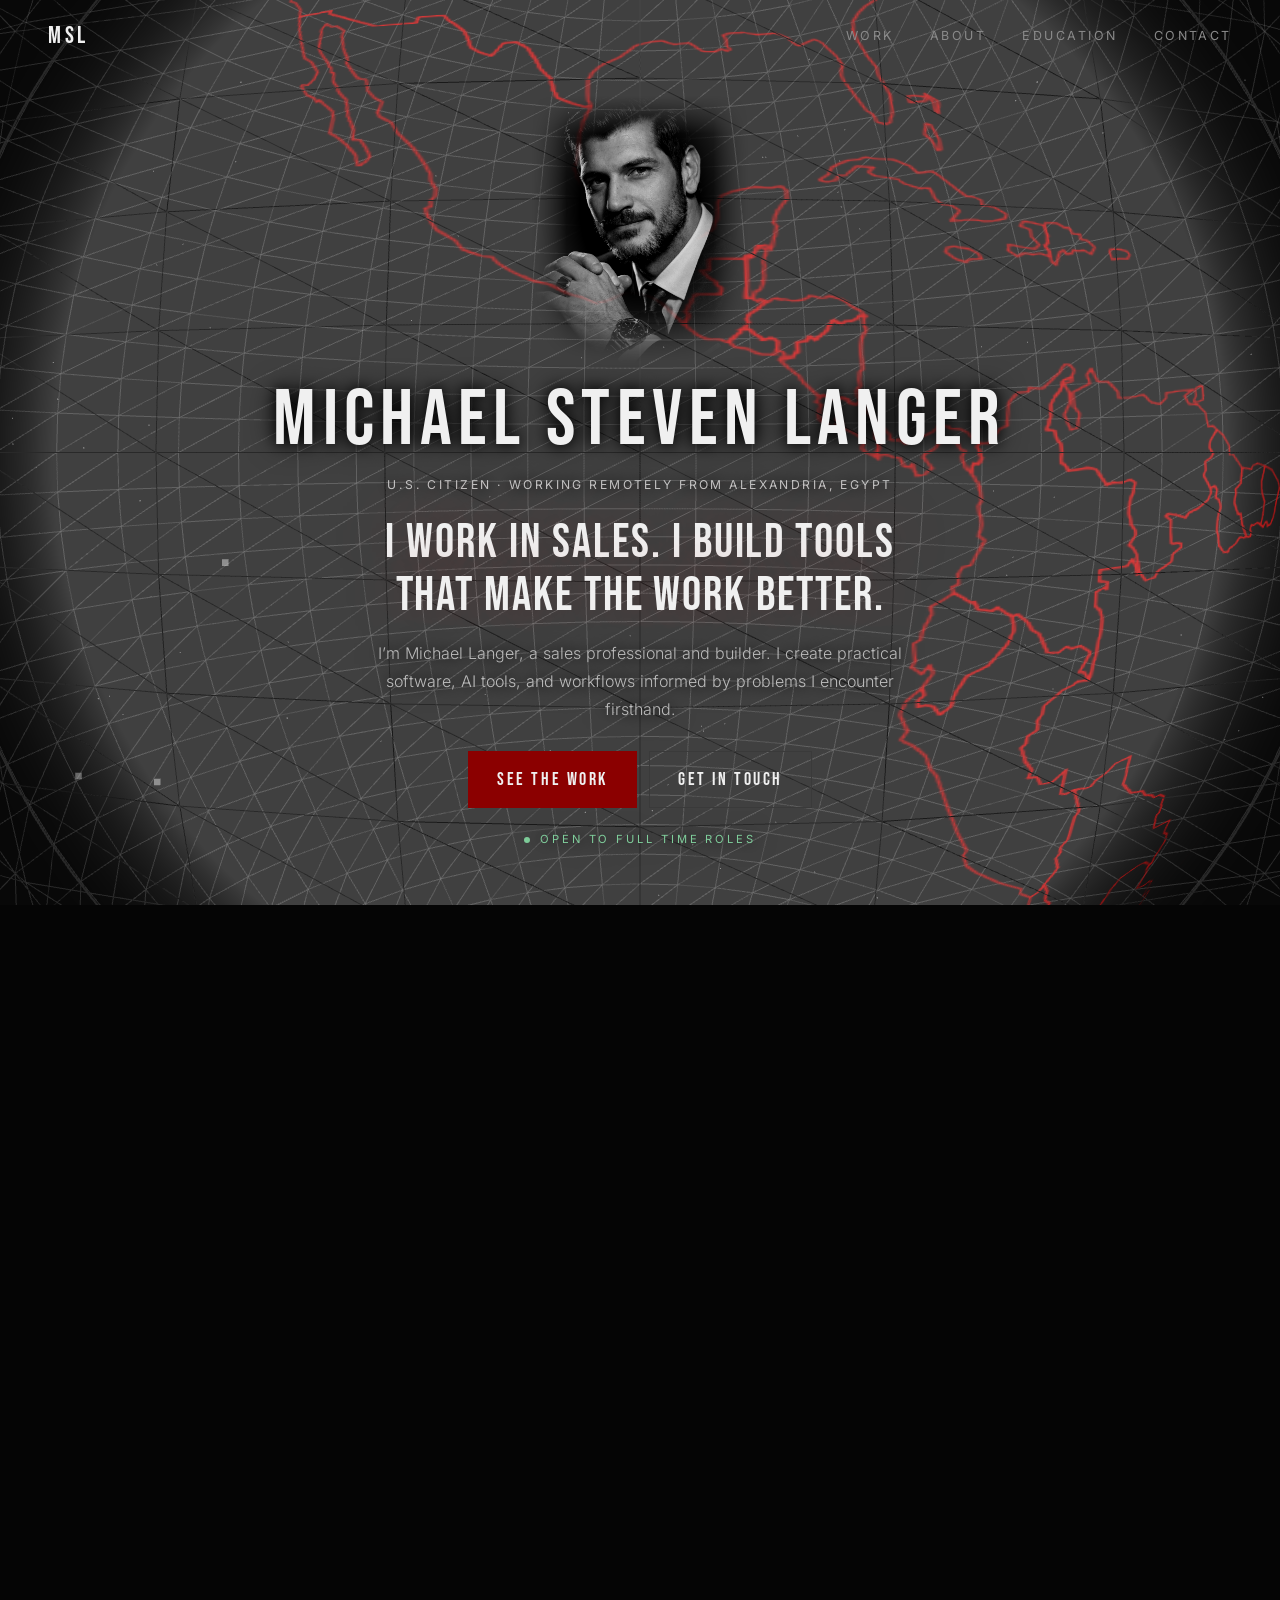
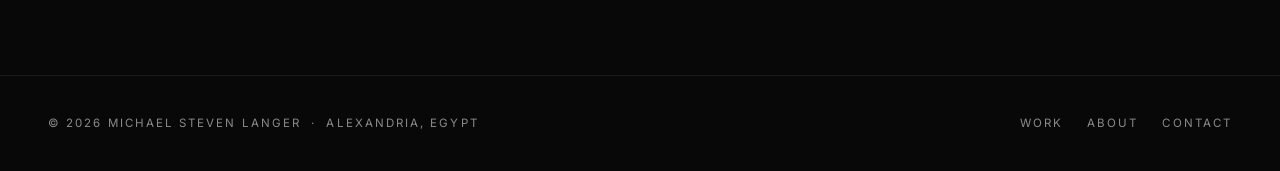
<file: index.html>
<!DOCTYPE html>
<html lang="en">
<head>
  <meta charset="UTF-8" />
  <meta http-equiv="Content-Security-Policy" content="default-src 'self'; script-src 'self'; style-src 'self'; img-src 'self'; font-src 'self'; connect-src 'self'; object-src 'none'; base-uri 'self'; form-action 'none'" />
  <meta name="viewport" content="width=device-width, initial-scale=1.0" />
  <title>Michael Steven Langer | Sales Professional and Builder</title>
  <meta name="description" content="I work in sales. I build tools that make the work better. Software, AI tools, and workflows built from problems I run into on the job. U.S. citizen, working remotely from Alexandria, Egypt." />
  <link rel="canonical" href="https://mikeslanger.com/" />
  <meta property="og:site_name" content="Michael Steven Langer" />
  <meta property="og:title" content="Michael Steven Langer | Sales Professional and Builder" />
  <meta property="og:description" content="I work in sales. I build tools that make the work better. Software, AI tools, and workflows built from problems I run into on the job. U.S. citizen, working remotely from Alexandria, Egypt." />
  <meta property="og:image" content="https://mikeslanger.com/assets/images/og.jpg" />
  <meta property="og:image:width" content="1200" />
  <meta property="og:image:height" content="630" />
  <meta property="og:image:alt" content="Michael Steven Langer. I work in sales. I build tools that make the work better." />
  <meta property="og:url" content="https://mikeslanger.com/" />
  <meta property="og:type" content="website" />
  <meta name="twitter:card" content="summary_large_image" />
  <meta name="twitter:title" content="Michael Steven Langer | Sales Professional and Builder" />
  <meta name="twitter:description" content="I work in sales. I build tools that make the work better. Software, AI tools, and workflows built from problems I run into on the job. U.S. citizen, working remotely from Alexandria, Egypt." />
  <meta name="twitter:image" content="https://mikeslanger.com/assets/images/og.jpg" />
  <meta name="twitter:image:alt" content="Michael Steven Langer. I work in sales. I build tools that make the work better." />
  <meta name="theme-color" content="#080808" />
  <link rel="icon" href="/assets/images/favicon.svg" type="image/svg+xml" />
  <link rel="preload" href="/assets/fonts/bebas-neue-latin-400-normal.woff2" as="font" type="font/woff2" crossorigin />
  <link rel="preload" href="/assets/fonts/inter-latin-400-normal.woff2" as="font" type="font/woff2" crossorigin />
  <link rel="stylesheet" href="/assets/css/site.css" />
  <link rel="stylesheet" href="/assets/css/home.css" />
  <script src="/assets/js/site.js"></script>
  <script type="application/ld+json">
{
  "@context": "https://schema.org",
  "@type": "Person",
  "name": "Michael Steven Langer",
  "url": "https://mikeslanger.com/",
  "image": "https://mikeslanger.com/assets/images/michael.jpg",
  "jobTitle": "Sales professional and builder",
  "description": "Sales professional and builder based in Alexandria, Egypt. Builds software, AI tools, and workflows.",
  "homeLocation": {
    "@type": "Place",
    "name": "Alexandria, Egypt"
  },
  "sameAs": [
    "https://www.linkedin.com/in/michael-langer-8358492b5/",
    "https://github.com/oldmanmike518-design"
  ],
  "knowsAbout": [
    "Sales",
    "AI tools",
    "Workflow automation",
    "Software development"
  ]
}
  </script>
</head>
<body class="home">
  <a class="skip-link" href="#main">Skip to main content</a>

  <header class="site-header">
    <a class="nav-logo" href="/" aria-label="Michael Steven Langer, home">MSL</a>
    <nav aria-label="Main">
      <ul class="nav-links">
        <li><a href="/work/">Work</a></li>
        <li><a href="/about/">About</a></li>
        <li><a href="/education/">Education</a></li>
        <li><a href="/#contact">Contact</a></li>
      </ul>
    </nav>
  </header>

  <main id="main" tabindex="-1">
    <section class="hero" id="hero" aria-labelledby="hero-name">
      <canvas id="globe-canvas" aria-hidden="true"></canvas>
      <div class="globe-fallback" aria-hidden="true"></div>
      <div class="hero-content">
        <div class="hero-photo-wrap">
          <img class="hero-photo" src="/assets/images/michael.jpg" alt="Black and white portrait of Michael Steven Langer" width="1024" height="1024" fetchpriority="high" />
        </div>
        <h1 class="hero-name" id="hero-name">Michael Steven Langer</h1>
        <p class="hero-badge">U.S. citizen · Working remotely from Alexandria, Egypt</p>
        <p class="hero-hook">I work in sales. I build tools that make the work better.</p>
        <p class="hero-support">I’m Michael Langer, a sales professional and builder. I create practical software, AI tools, and workflows informed by problems I encounter firsthand.</p>
        <div class="hero-actions">
          <a href="#work" class="btn btn-primary">See the work</a>
          <a href="#contact" class="btn btn-ghost">Get in touch</a>
        </div>
        <p class="hero-availability">Open to full time roles</p>
      </div>
    </section>

    <section class="section section-alt" id="work" aria-labelledby="work-title">
      <div class="container">
        <span class="section-label fade-in">Selected work</span>
        <h2 class="section-title fade-in" id="work-title">Three places to start.</h2>
        <div class="divider fade-in"></div>
        <p class="lede fade-in">The work page has more on each one: what it does, my part, and what you can check.</p>
        <div class="card-grid">
          <article class="card fade-in">
            <h3 class="card-name">Prompt Duel</h3>
            <p>A game you play by speaking, against AI opponents and an AI judge. I designed and built it.</p>
            <p class="card-links">
              <a class="project-link" href="https://promptduelai.com" target="_blank" rel="noopener noreferrer">Visit Prompt Duel<span class="sr-only"> (opens in a new tab)</span></a>
              <a class="project-link" href="/work/#prompt-duel">Read more<span class="sr-only"> about Prompt Duel</span></a>
            </p>
          </article>
          <article class="card fade-in">
            <h3 class="card-name">Agent Sandbox</h3>
            <p>A service for testing how autonomous AI agents behave around software they were not built for. I built it.</p>
            <p class="card-links">
              <a class="project-link" href="https://agent-sandbox-xvx2.onrender.com" target="_blank" rel="noopener noreferrer">View project<span class="sr-only">: Agent Sandbox</span><span class="sr-only"> (opens in a new tab)</span></a>
              <a class="project-link" href="https://github.com/oldmanmike518-design/agent-sandbox" target="_blank" rel="noopener noreferrer">View code<span class="sr-only">: Agent Sandbox</span><span class="sr-only"> (opens in a new tab)</span></a>
              <a class="project-link" href="/work/#agent-sandbox">Read more<span class="sr-only"> about Agent Sandbox</span></a>
            </p>
          </article>
          <article class="card fade-in">
            <h3 class="card-name">Swivl</h3>
            <p>I work in sales at Swivl and have built internal tools that support my work there.</p>
            <p class="card-links">
              <a class="project-link" href="/work/#swivl">Read more<span class="sr-only"> about Swivl</span></a>
            </p>
          </article>
        </div>
        <p class="more-link fade-in"><a class="text-link" href="/work/">See all work</a></p>
      </div>
    </section>

    <section class="section about-brief" id="about" aria-labelledby="about-title">
      <div class="container">
        <span class="section-label fade-in">About</span>
        <h2 class="section-title fade-in" id="about-title">A little about me.</h2>
        <div class="divider fade-in"></div>
        <div class="prose fade-in">
          <p>I’m originally from New York and now live in Alexandria, Egypt, with my family. I work in sales, and I build tools when I run into problems that software can fix.</p>
        </div>
        <p class="fade-in"><a class="text-link" href="/about/">More about me and the places I have been</a></p>
      </div>
    </section>

    <section class="section centered" id="contact" aria-labelledby="contact-title">
      <div class="container">
        <span class="section-label fade-in">Contact</span>
        <h2 class="section-title fade-in" id="contact-title">Get in touch.</h2>
        <div class="divider fade-in"></div>
        <p class="contact-note fade-in">U.S. citizen; no U.S. visa sponsorship required. Currently based in Egypt and interested in remote opportunities.</p>
        <div class="fade-in">
          <a id="contact-email-link" class="contact-email" href="/#contact" hidden>Email me</a>
          <p id="contact-email-fallback" class="contact-fallback">Email: michael at mikeslanger dot com</p>
        </div>
        <p class="contact-actions fade-in"><a class="btn btn-primary" href="https://calendly.com/mikeslanger/7min" target="_blank" rel="noopener noreferrer">Book a call<span class="sr-only"> (opens in a new tab)</span></a></p>
        <div class="invite fade-in" id="inquiry-invite">
          <p class="invite-text">Have a workflow that wastes time, a tool you wish existed, or a project to discuss? A short form gives me the context to reply.</p>
          <a class="btn btn-ghost" href="https://tally.so/r/Z99pLv" target="_blank" rel="noopener noreferrer">Tell me about your project<span class="sr-only"> (opens in a new tab)</span></a>
        </div>
        <div class="social-links fade-in">
          <a href="https://www.linkedin.com/in/michael-langer-8358492b5/" target="_blank" rel="noopener noreferrer">LinkedIn<span class="sr-only"> (opens in a new tab)</span></a>
          <a href="https://github.com/oldmanmike518-design" target="_blank" rel="noopener noreferrer">GitHub<span class="sr-only"> (opens in a new tab)</span></a>
        </div>
      </div>
    </section>
  </main>

  <footer class="site-footer">
    <p>&copy; <span id="footer-year">2026</span> Michael Steven Langer &nbsp;·&nbsp; Alexandria, Egypt</p>
    <ul class="footer-links">
      <li><a href="/work/">Work</a></li>
      <li><a href="/about/">About</a></li>
      <li><a href="/#contact">Contact</a></li>
    </ul>
  </footer>

  <script src="/assets/js/vendor/three.min.js"></script>
  <script src="/assets/js/hero-globe.js"></script>
</body>
</html>
</file>
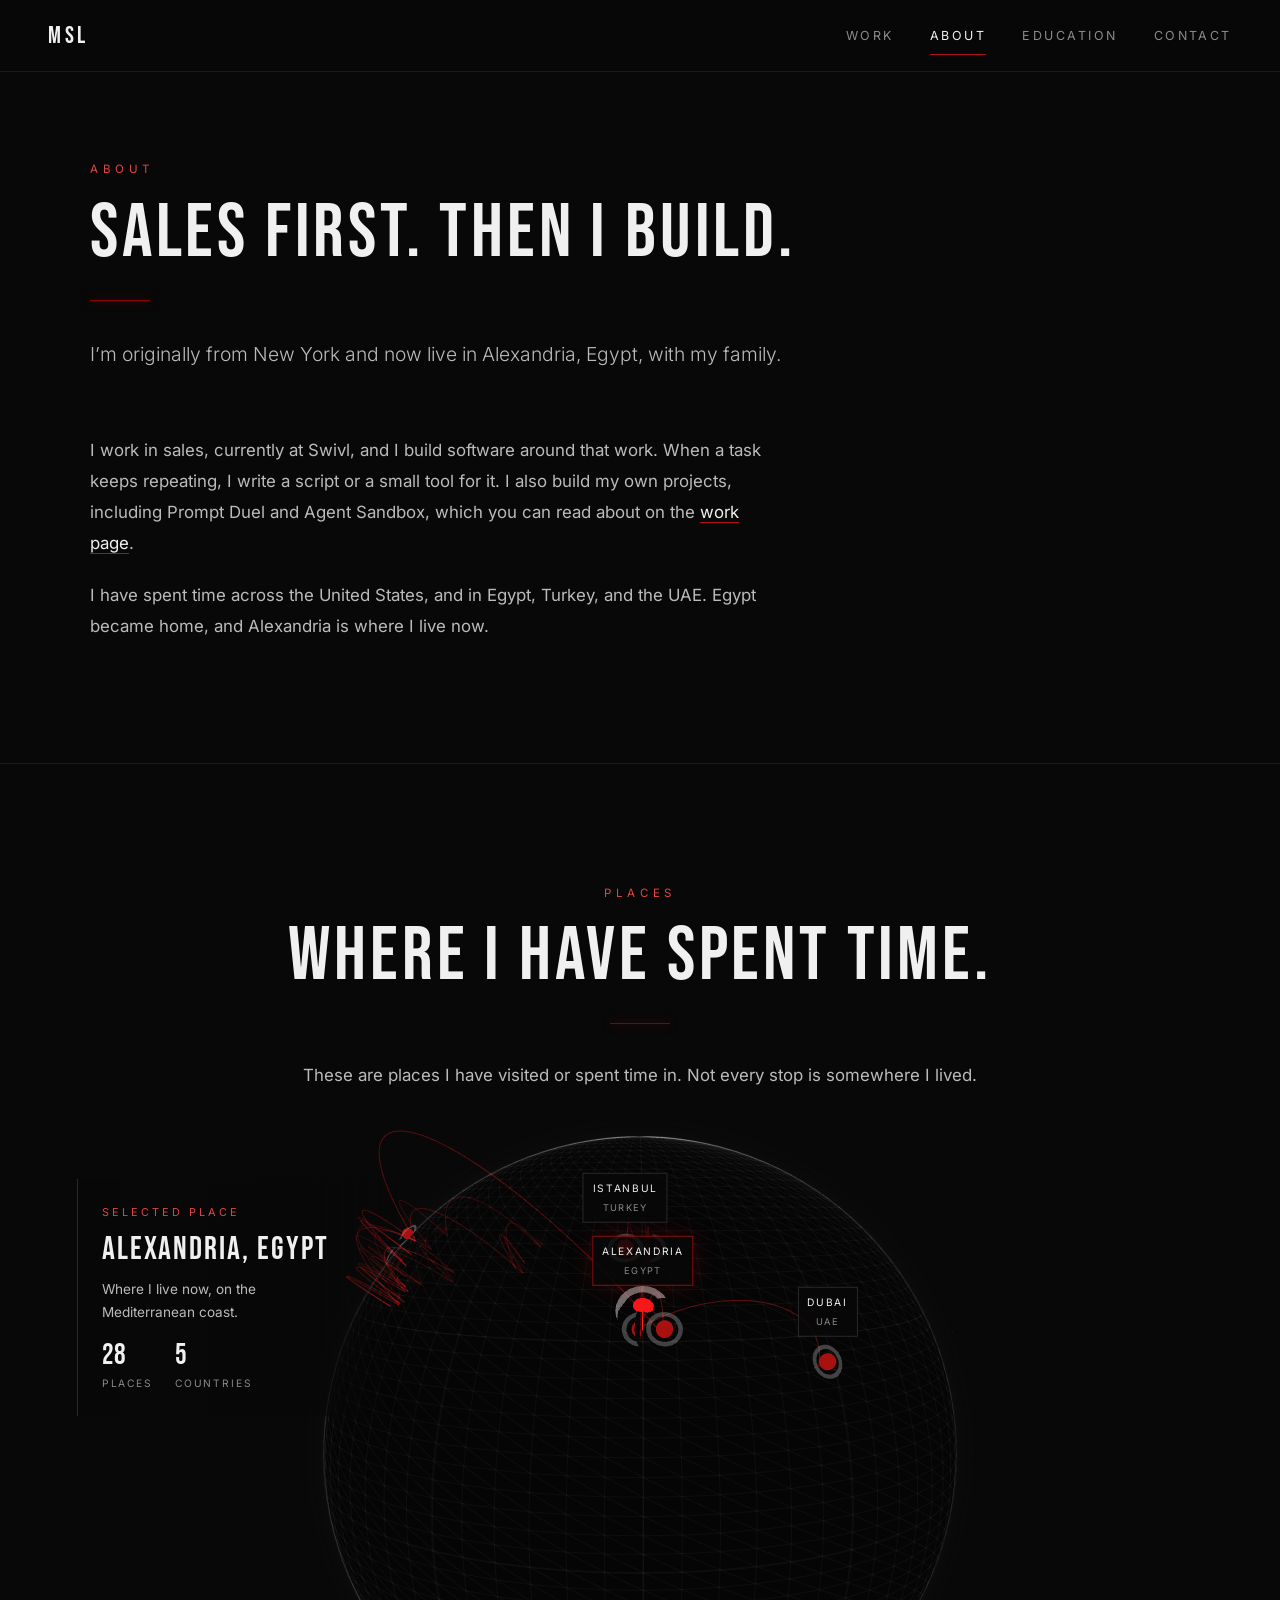
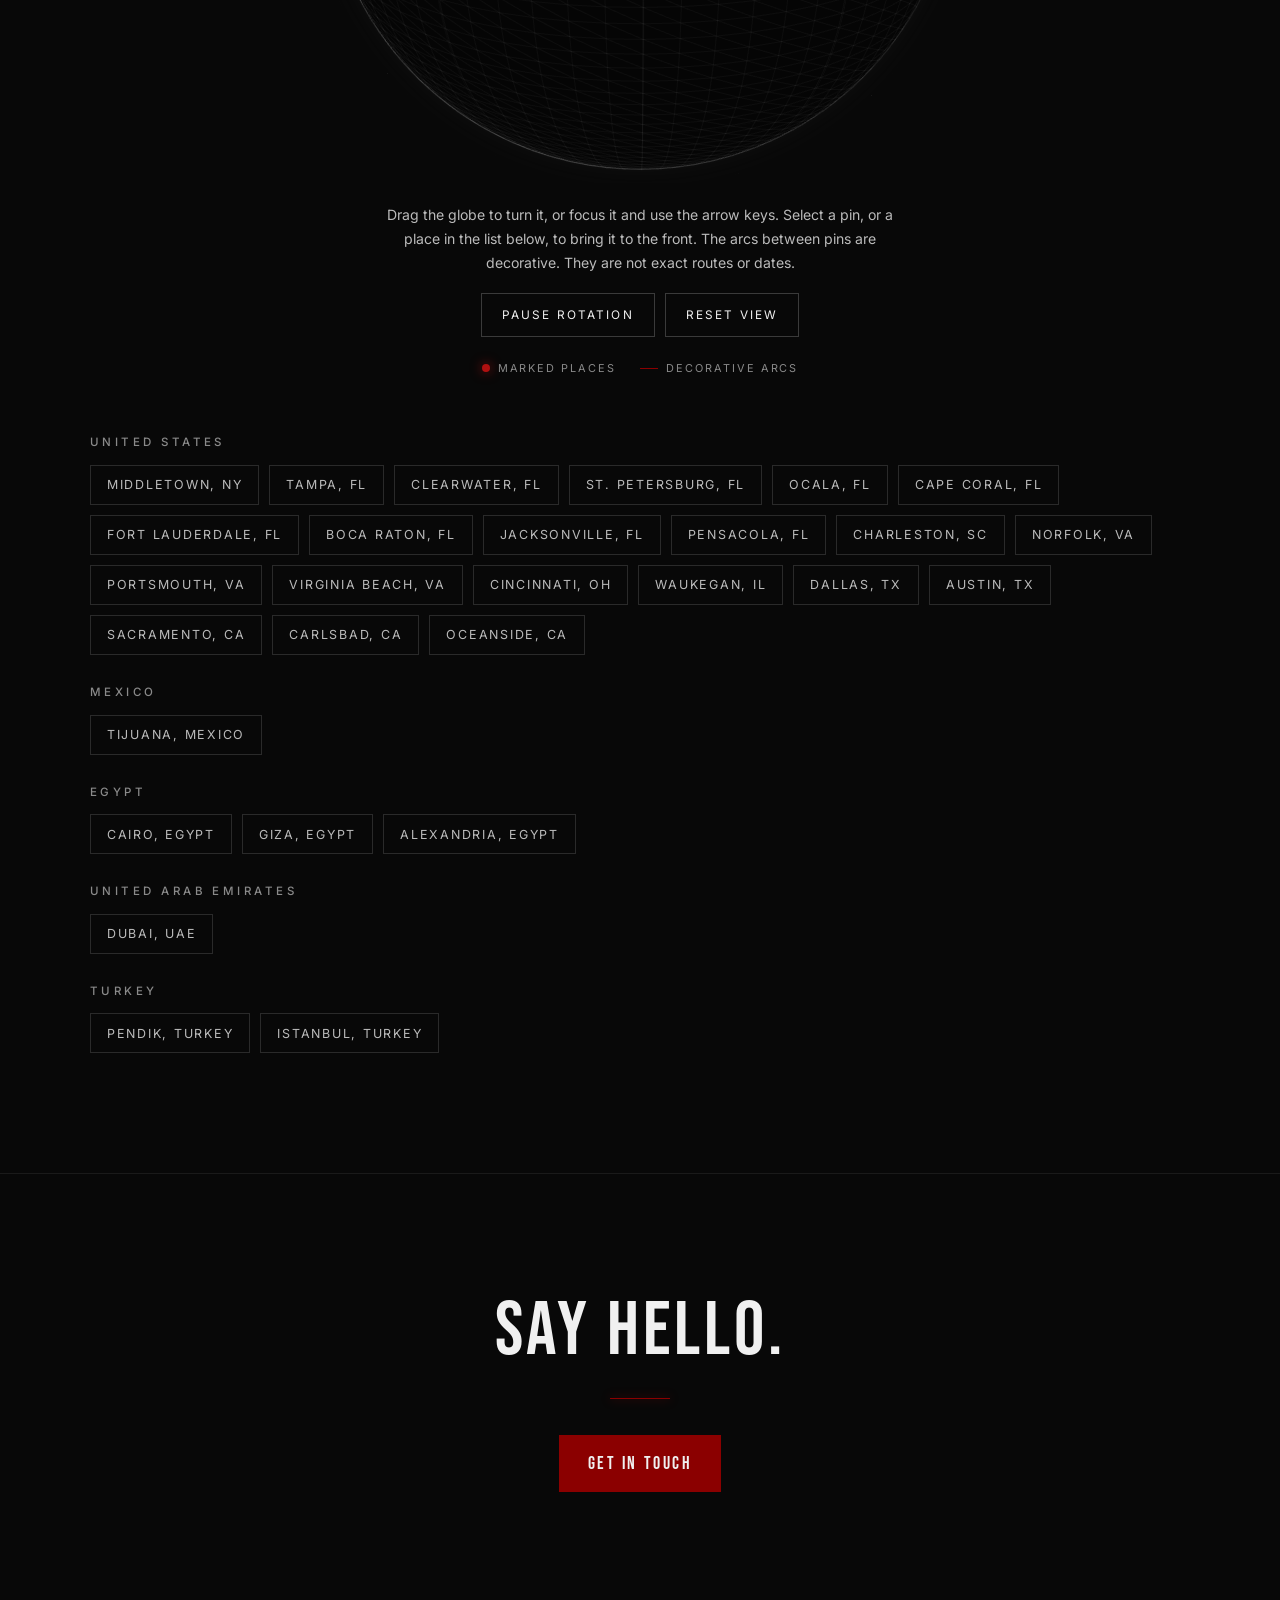
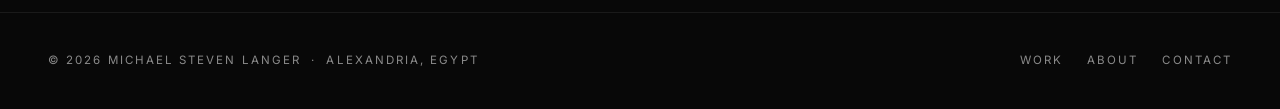
<file: about/index.html>
<!DOCTYPE html>
<html lang="en">
<head>
  <meta charset="UTF-8" />
  <meta http-equiv="Content-Security-Policy" content="default-src 'self'; script-src 'self'; style-src 'self'; img-src 'self'; font-src 'self'; connect-src 'self'; object-src 'none'; base-uri 'self'; form-action 'none'" />
  <meta name="viewport" content="width=device-width, initial-scale=1.0" />
  <title>About | Michael Steven Langer</title>
  <meta name="description" content="Michael Langer is a sales professional and builder, originally from New York and now living in Alexandria, Egypt. Background, and a map of places I have visited or spent time in." />
  <link rel="canonical" href="https://mikeslanger.com/about/" />
  <meta property="og:site_name" content="Michael Steven Langer" />
  <meta property="og:title" content="About | Michael Steven Langer" />
  <meta property="og:description" content="Michael Langer is a sales professional and builder, originally from New York and now living in Alexandria, Egypt. Background, and a map of places I have visited or spent time in." />
  <meta property="og:image" content="https://mikeslanger.com/assets/images/og.jpg" />
  <meta property="og:image:width" content="1200" />
  <meta property="og:image:height" content="630" />
  <meta property="og:image:alt" content="Michael Steven Langer. I work in sales. I build tools that make the work better." />
  <meta property="og:url" content="https://mikeslanger.com/about/" />
  <meta property="og:type" content="website" />
  <meta name="twitter:card" content="summary_large_image" />
  <meta name="twitter:title" content="About | Michael Steven Langer" />
  <meta name="twitter:description" content="Michael Langer is a sales professional and builder, originally from New York and now living in Alexandria, Egypt. Background, and a map of places I have visited or spent time in." />
  <meta name="twitter:image" content="https://mikeslanger.com/assets/images/og.jpg" />
  <meta name="twitter:image:alt" content="Michael Steven Langer. I work in sales. I build tools that make the work better." />
  <meta name="theme-color" content="#080808" />
  <link rel="icon" href="/assets/images/favicon.svg" type="image/svg+xml" />
  <link rel="preload" href="/assets/fonts/bebas-neue-latin-400-normal.woff2" as="font" type="font/woff2" crossorigin />
  <link rel="preload" href="/assets/fonts/inter-latin-400-normal.woff2" as="font" type="font/woff2" crossorigin />
  <link rel="stylesheet" href="/assets/css/site.css" />
  <link rel="stylesheet" href="/assets/css/about.css" />
  <script src="/assets/js/site.js"></script>
</head>
<body>
  <a class="skip-link" href="#main">Skip to main content</a>

  <header class="site-header">
    <a class="nav-logo" href="/" aria-label="Michael Steven Langer, home">MSL</a>
    <nav aria-label="Main">
      <ul class="nav-links">
        <li><a href="/work/">Work</a></li>
        <li><a href="/about/" aria-current="page">About</a></li>
        <li><a href="/education/">Education</a></li>
        <li><a href="/#contact">Contact</a></li>
      </ul>
    </nav>
  </header>

  <main id="main" tabindex="-1">
    <header class="container page-head">
      <span class="section-label">About</span>
      <h1 class="page-title">Sales first. Then I build.</h1>
      <div class="divider"></div>
      <p class="lede">I’m originally from New York and now live in Alexandria, Egypt, with my family.</p>
    </header>

    <section class="section" id="background" aria-labelledby="background-title">
      <div class="container prose">
        <h2 class="sr-only" id="background-title">Background</h2>
        <p>I work in sales, currently at Swivl, and I build software around that work. When a task keeps repeating, I write a script or a small tool for it. I also build my own projects, including Prompt Duel and Agent Sandbox, which you can read about on the <a href="/work/">work page</a>.</p>
        <p>I have spent time across the United States, and in Egypt, Turkey, and the UAE. Egypt became home, and Alexandria is where I live now.</p>
      </div>
    </section>

    <section class="section map-section" id="map" aria-labelledby="map-title">
      <div class="container">
        <span class="section-label">Places</span>
        <h2 class="section-title" id="map-title">Where I have spent time.</h2>
        <div class="divider"></div>
        <div class="prose">
          <p>These are places I have visited or spent time in. Not every stop is somewhere I lived.</p>
        </div>
      </div>

      <div class="map-stage">
        <canvas id="map-globe" tabindex="0" role="img" aria-label="Interactive globe marking places I have visited or spent time in. Use the arrow keys to turn it." aria-describedby="map-help"></canvas>
        <div id="map-label-layer" class="map-label-layer" aria-hidden="true"></div>
        <div class="map-panel" id="map-panel">
          <div class="map-panel-kicker">Selected place</div>
          <div class="map-panel-title" id="map-active-place">Alexandria, Egypt</div>
          <p class="map-panel-text" id="map-active-meta">Where I live now, on the Mediterranean coast.</p>
          <div class="map-metrics">
            <div class="map-metric"><strong id="map-metric-places">28</strong><span>Places</span></div>
            <div class="map-metric"><strong id="map-metric-countries">5</strong><span>Countries</span></div>
          </div>
        </div>
      </div>

      <div class="container">
        <p id="map-fallback-note" class="map-fallback-note" hidden>The interactive globe could not load in this browser. The full list of places is below.</p>
        <p class="map-help" id="map-help">Drag the globe to turn it, or focus it and use the arrow keys. Select a pin, or a place in the list below, to bring it to the front. The arcs between pins are decorative. They are not exact routes or dates.</p>
        <div class="map-controls" id="map-controls" role="group" aria-label="Globe controls" hidden>
          <button type="button" id="map-toggle" aria-pressed="false">Pause rotation</button>
          <button type="button" id="map-reset">Reset view</button>
        </div>
        <div class="map-legend" aria-hidden="true"><span>Marked places</span><span>Decorative arcs</span></div>
        <p id="map-status" class="sr-only" role="status"></p>

        <div class="locations" id="place-groups">
          <h2 class="sr-only">All places</h2>
        <h3>United States</h3>
        <ul class="place-list">
          <li data-id="middletown" data-name="Middletown" data-region="New York" data-lat="41.45" data-lng="-74.42" data-type="origin" data-country="United States" data-label>Middletown, NY</li>
          <li data-id="tampa" data-name="Tampa" data-region="Florida" data-lat="27.95" data-lng="-82.46" data-type="us" data-country="United States" data-label>Tampa, FL</li>
          <li data-id="clearwater" data-name="Clearwater" data-region="Florida" data-lat="27.97" data-lng="-82.8" data-type="us" data-country="United States">Clearwater, FL</li>
          <li data-id="st-pete" data-name="St. Petersburg" data-region="Florida" data-lat="27.77" data-lng="-82.64" data-type="us" data-country="United States">St. Petersburg, FL</li>
          <li data-id="ocala" data-name="Ocala" data-region="Florida" data-lat="29.19" data-lng="-82.14" data-type="us" data-country="United States">Ocala, FL</li>
          <li data-id="cape-coral" data-name="Cape Coral" data-region="Florida" data-lat="26.56" data-lng="-81.95" data-type="us" data-country="United States">Cape Coral, FL</li>
          <li data-id="fort-lauderdale" data-name="Fort Lauderdale" data-region="Florida" data-lat="26.12" data-lng="-80.14" data-type="us" data-country="United States">Fort Lauderdale, FL</li>
          <li data-id="boca-raton" data-name="Boca Raton" data-region="Florida" data-lat="26.35" data-lng="-80.08" data-type="us" data-country="United States">Boca Raton, FL</li>
          <li data-id="jacksonville" data-name="Jacksonville" data-region="Florida" data-lat="30.33" data-lng="-81.66" data-type="us" data-country="United States">Jacksonville, FL</li>
          <li data-id="pensacola" data-name="Pensacola" data-region="Florida" data-lat="30.42" data-lng="-87.22" data-type="us" data-country="United States">Pensacola, FL</li>
          <li data-id="charleston" data-name="Charleston" data-region="South Carolina" data-lat="32.78" data-lng="-79.93" data-type="us" data-country="United States">Charleston, SC</li>
          <li data-id="norfolk" data-name="Norfolk" data-region="Virginia" data-lat="36.85" data-lng="-76.29" data-type="us" data-country="United States">Norfolk, VA</li>
          <li data-id="portsmouth" data-name="Portsmouth" data-region="Virginia" data-lat="36.84" data-lng="-76.3" data-type="us" data-country="United States">Portsmouth, VA</li>
          <li data-id="virginia-beach" data-name="Virginia Beach" data-region="Virginia" data-lat="36.85" data-lng="-75.98" data-type="us" data-country="United States">Virginia Beach, VA</li>
          <li data-id="cincinnati" data-name="Cincinnati" data-region="Ohio" data-lat="39.1" data-lng="-84.51" data-type="us" data-country="United States">Cincinnati, OH</li>
          <li data-id="waukegan" data-name="Waukegan" data-region="Illinois" data-lat="42.36" data-lng="-87.84" data-type="us" data-country="United States">Waukegan, IL</li>
          <li data-id="dallas" data-name="Dallas" data-region="Texas" data-lat="32.78" data-lng="-96.8" data-type="us" data-country="United States" data-label>Dallas, TX</li>
          <li data-id="austin" data-name="Austin" data-region="Texas" data-lat="30.27" data-lng="-97.74" data-type="us" data-country="United States">Austin, TX</li>
          <li data-id="sacramento" data-name="Sacramento" data-region="California" data-lat="38.58" data-lng="-121.49" data-type="us" data-country="United States">Sacramento, CA</li>
          <li data-id="carlsbad" data-name="Carlsbad" data-region="California" data-lat="33.16" data-lng="-117.35" data-type="us" data-country="United States" data-label>Carlsbad, CA</li>
          <li data-id="oceanside" data-name="Oceanside" data-region="California" data-lat="33.19" data-lng="-117.38" data-type="us" data-country="United States">Oceanside, CA</li>
        </ul>
        <h3>Mexico</h3>
        <ul class="place-list">
          <li data-id="tijuana" data-name="Tijuana" data-region="Mexico" data-lat="32.51" data-lng="-117.04" data-type="international" data-country="Mexico">Tijuana, Mexico</li>
        </ul>
        <h3>Egypt</h3>
        <ul class="place-list">
          <li data-id="cairo" data-name="Cairo" data-region="Egypt" data-lat="30.04" data-lng="31.24" data-type="international" data-country="Egypt">Cairo, Egypt</li>
          <li data-id="giza" data-name="Giza" data-region="Egypt" data-lat="29.99" data-lng="31.21" data-type="international" data-country="Egypt">Giza, Egypt</li>
          <li data-id="alexandria" data-name="Alexandria" data-region="Egypt" data-lat="31.2" data-lng="29.92" data-type="current" data-country="Egypt" data-label>Alexandria, Egypt</li>
        </ul>
        <h3>United Arab Emirates</h3>
        <ul class="place-list">
          <li data-id="dubai" data-name="Dubai" data-region="UAE" data-lat="25.2" data-lng="55.27" data-type="international" data-country="United Arab Emirates" data-label>Dubai, UAE</li>
        </ul>
        <h3>Turkey</h3>
        <ul class="place-list">
          <li data-id="pendik" data-name="Pendik" data-region="Turkey" data-lat="40.88" data-lng="29.23" data-type="international" data-country="Turkey">Pendik, Turkey</li>
          <li data-id="istanbul" data-name="Istanbul" data-region="Turkey" data-lat="41.01" data-lng="28.95" data-type="international" data-country="Turkey" data-label>Istanbul, Turkey</li>
        </ul>
        </div>
      </div>
    </section>

    <section class="section centered" aria-labelledby="about-contact-title">
      <div class="container">
        <h2 class="section-title" id="about-contact-title">Say hello.</h2>
        <div class="divider"></div>
        <p class="contact-actions"><a class="btn btn-primary" href="/#contact">Get in touch</a></p>
      </div>
    </section>
  </main>

  <footer class="site-footer">
    <p>&copy; <span id="footer-year">2026</span> Michael Steven Langer &nbsp;·&nbsp; Alexandria, Egypt</p>
    <ul class="footer-links">
      <li><a href="/work/">Work</a></li>
      <li><a href="/about/">About</a></li>
      <li><a href="/#contact">Contact</a></li>
    </ul>
  </footer>

  <script src="/assets/js/vendor/three.min.js"></script>
  <script src="/assets/js/travel-map.js"></script>
</body>
</html>
</file>
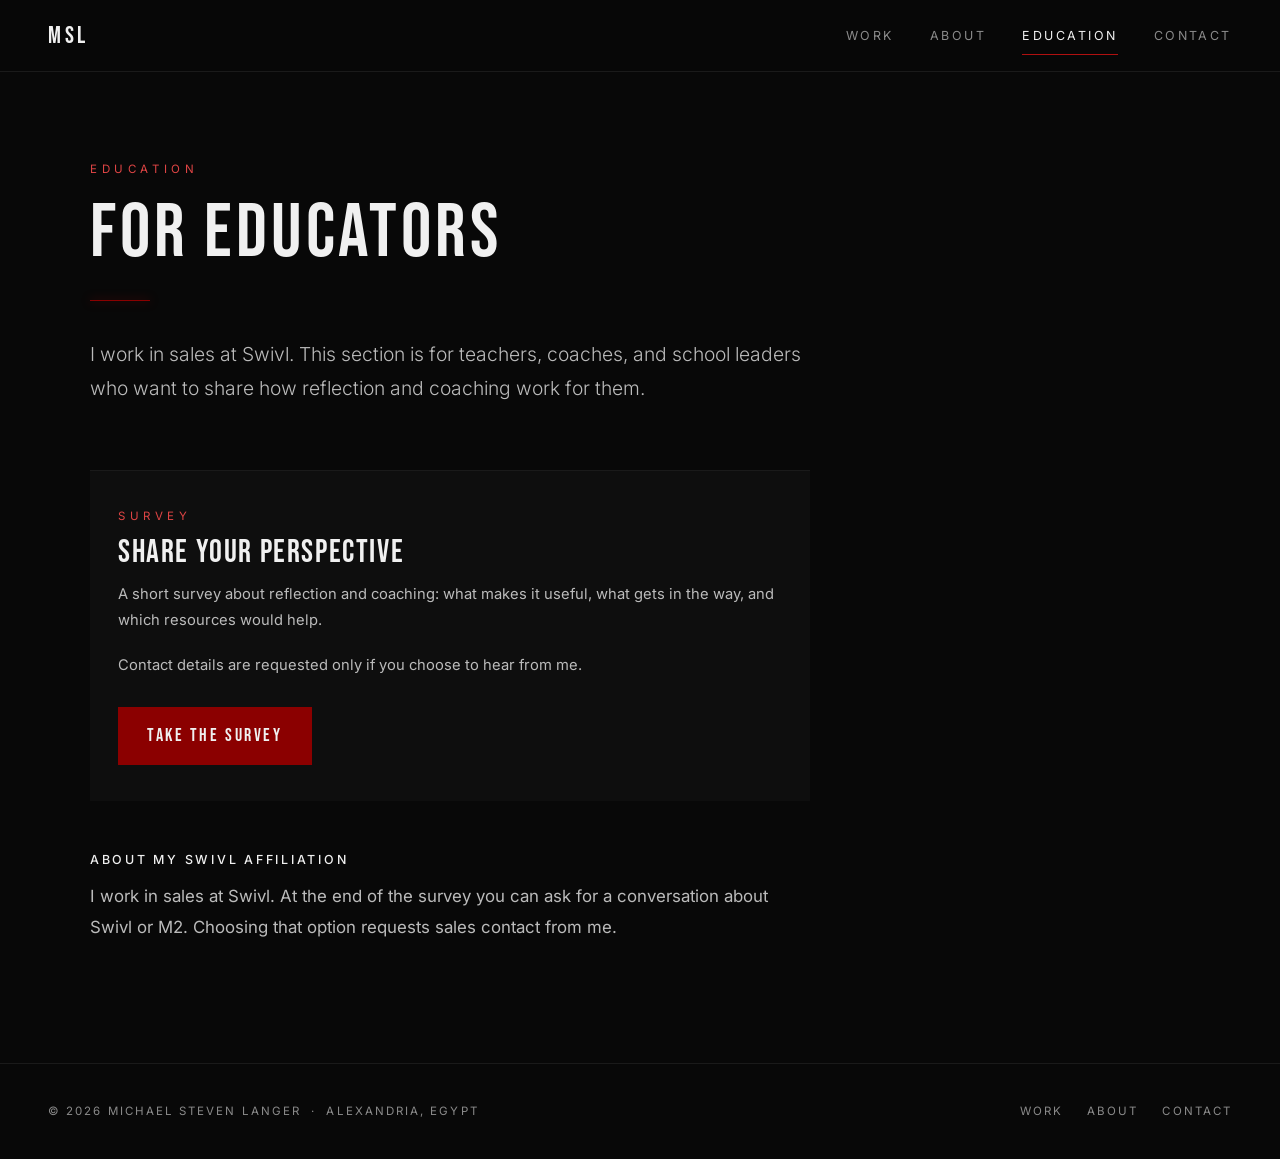
<file: education/index.html>
<!DOCTYPE html>
<html lang="en">
<head>
  <meta charset="UTF-8" />
  <meta http-equiv="Content-Security-Policy" content="default-src 'self'; script-src 'self'; style-src 'self'; img-src 'self'; font-src 'self'; connect-src 'self'; object-src 'none'; base-uri 'self'; form-action 'none'" />
  <meta name="viewport" content="width=device-width, initial-scale=1.0" />
  <title>Education | Michael Langer</title>
  <meta name="description" content="Michael Langer works in sales at Swivl. A short survey for teachers, coaches, and school leaders about reflection and coaching." />
  <link rel="canonical" href="https://mikeslanger.com/education/" />
  <meta property="og:site_name" content="Michael Steven Langer" />
  <meta property="og:title" content="Education | Michael Langer" />
  <meta property="og:description" content="Michael Langer works in sales at Swivl. A short survey for teachers, coaches, and school leaders about reflection and coaching." />
  <meta property="og:image" content="https://mikeslanger.com/assets/images/og.jpg" />
  <meta property="og:image:width" content="1200" />
  <meta property="og:image:height" content="630" />
  <meta property="og:image:alt" content="Michael Steven Langer. I work in sales. I build tools that make the work better." />
  <meta property="og:url" content="https://mikeslanger.com/education/" />
  <meta property="og:type" content="website" />
  <meta name="twitter:card" content="summary_large_image" />
  <meta name="twitter:title" content="Education | Michael Langer" />
  <meta name="twitter:description" content="Michael Langer works in sales at Swivl. A short survey for teachers, coaches, and school leaders about reflection and coaching." />
  <meta name="twitter:image" content="https://mikeslanger.com/assets/images/og.jpg" />
  <meta name="twitter:image:alt" content="Michael Steven Langer. I work in sales. I build tools that make the work better." />
  <meta name="theme-color" content="#080808" />
  <link rel="icon" href="/assets/images/favicon.svg" type="image/svg+xml" />
  <link rel="preload" href="/assets/fonts/bebas-neue-latin-400-normal.woff2" as="font" type="font/woff2" crossorigin />
  <link rel="preload" href="/assets/fonts/inter-latin-400-normal.woff2" as="font" type="font/woff2" crossorigin />
  <link rel="stylesheet" href="/assets/css/site.css" />
  <link rel="stylesheet" href="/assets/css/education.css" />
  <script src="/assets/js/site.js"></script>
</head>
<body>
  <a class="skip-link" href="#main">Skip to main content</a>

  <header class="site-header">
    <a class="nav-logo" href="/" aria-label="Michael Steven Langer, home">MSL</a>
    <nav aria-label="Main">
      <ul class="nav-links">
        <li><a href="/work/">Work</a></li>
        <li><a href="/about/">About</a></li>
        <li><a href="/education/" aria-current="page">Education</a></li>
        <li><a href="/#contact">Contact</a></li>
      </ul>
    </nav>
  </header>

  <main id="main" tabindex="-1">
    <header class="container page-head">
      <span class="section-label">Education</span>
      <h1 class="page-title">For educators</h1>
      <div class="divider"></div>
      <p class="lede">I work in sales at Swivl. This section is for teachers, coaches, and school leaders who want to share how reflection and coaching work for them.</p>
    </header>

    <section class="section" aria-labelledby="edu-survey-title">
      <div class="container">
        <article class="card edu-card">
          <span class="section-label">Survey</span>
          <h2 class="card-name" id="edu-survey-title">Share your perspective</h2>
          <p>A short survey about reflection and coaching: what makes it useful, what gets in the way, and which resources would help.</p>
          <p>Contact details are requested only if you choose to hear from me.</p>
          <p class="card-links"><a class="btn btn-primary" href="/education/share/">Take the survey</a></p>
        </article>
        <div class="prose edu-affiliation">
          <h2 class="edu-subhead">About my Swivl affiliation</h2>
          <p>I work in sales at Swivl. At the end of the survey you can ask for a conversation about Swivl or M2. Choosing that option requests sales contact from me.</p>
        </div>
      </div>
    </section>
  </main>

  <footer class="site-footer">
    <p>&copy; <span id="footer-year">2026</span> Michael Steven Langer &nbsp;·&nbsp; Alexandria, Egypt</p>
    <ul class="footer-links">
      <li><a href="/work/">Work</a></li>
      <li><a href="/about/">About</a></li>
      <li><a href="/#contact">Contact</a></li>
    </ul>
  </footer>

</body>
</html>
</file>
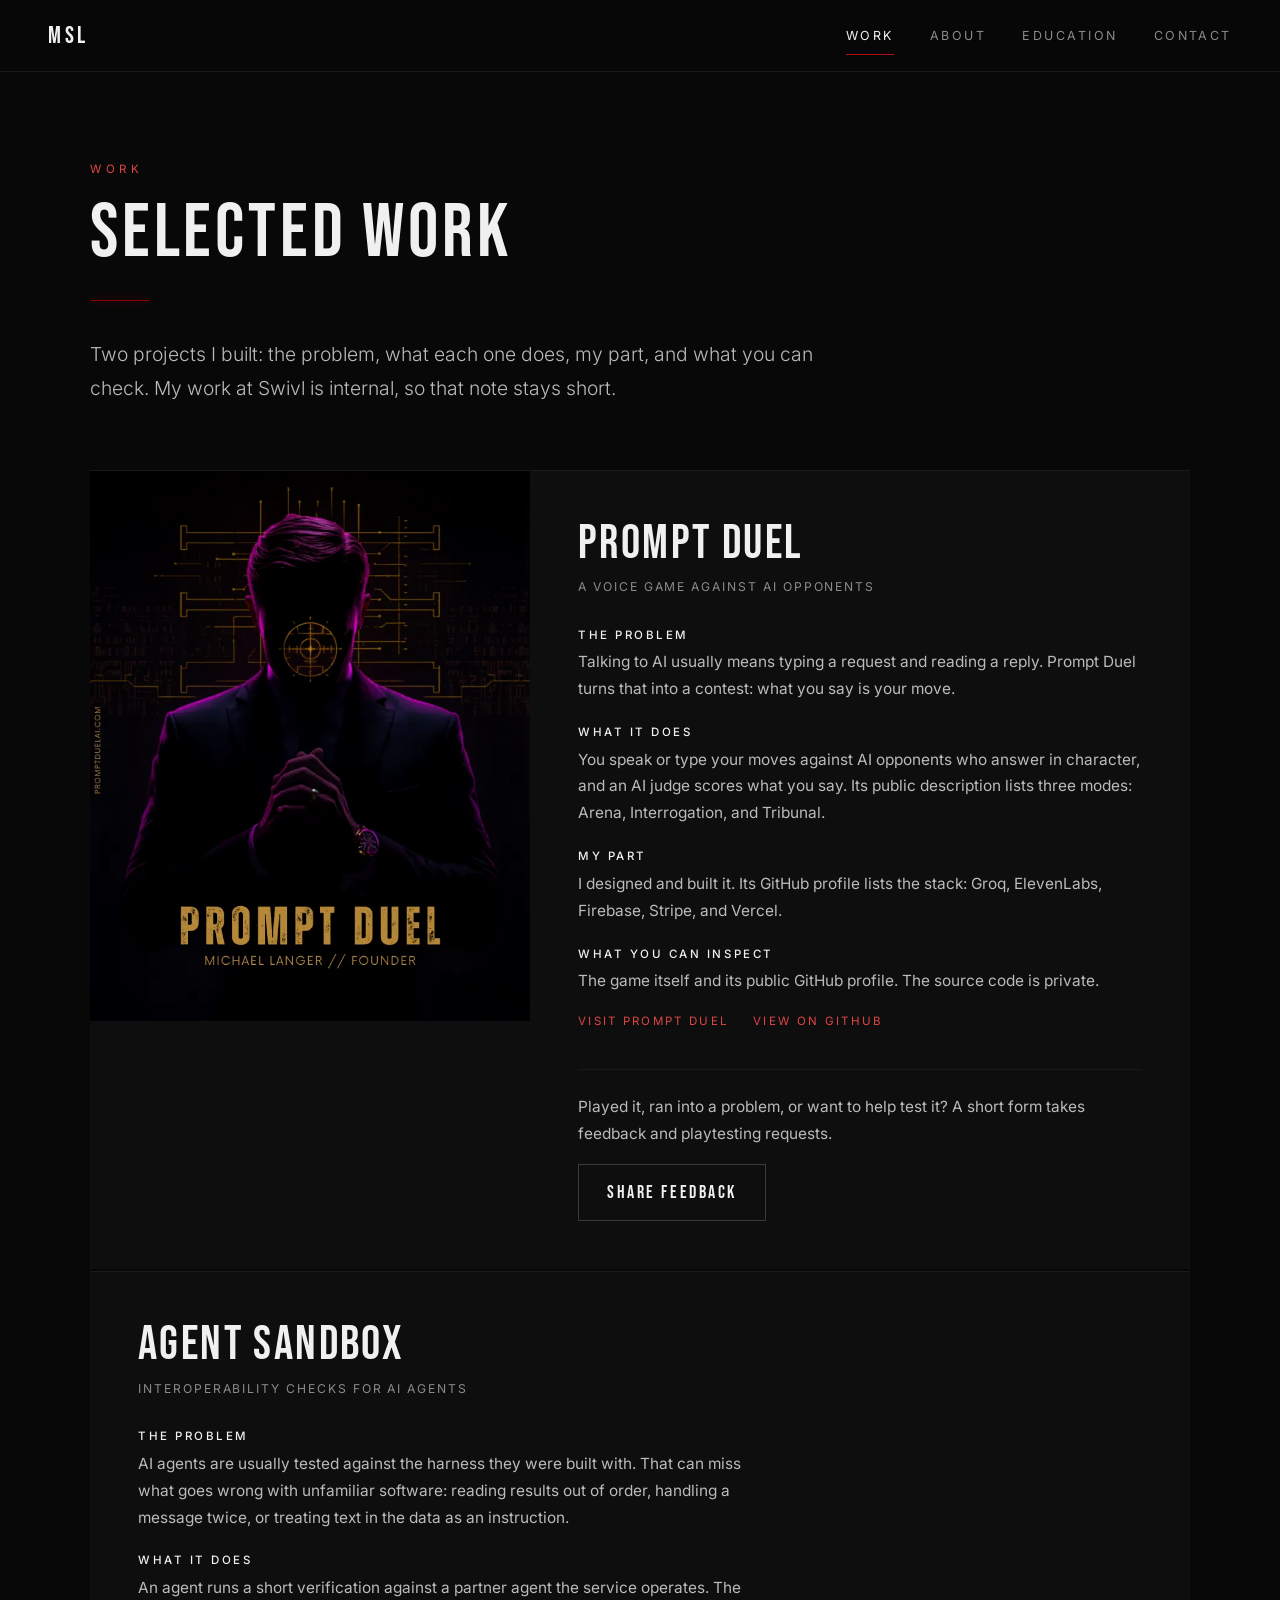
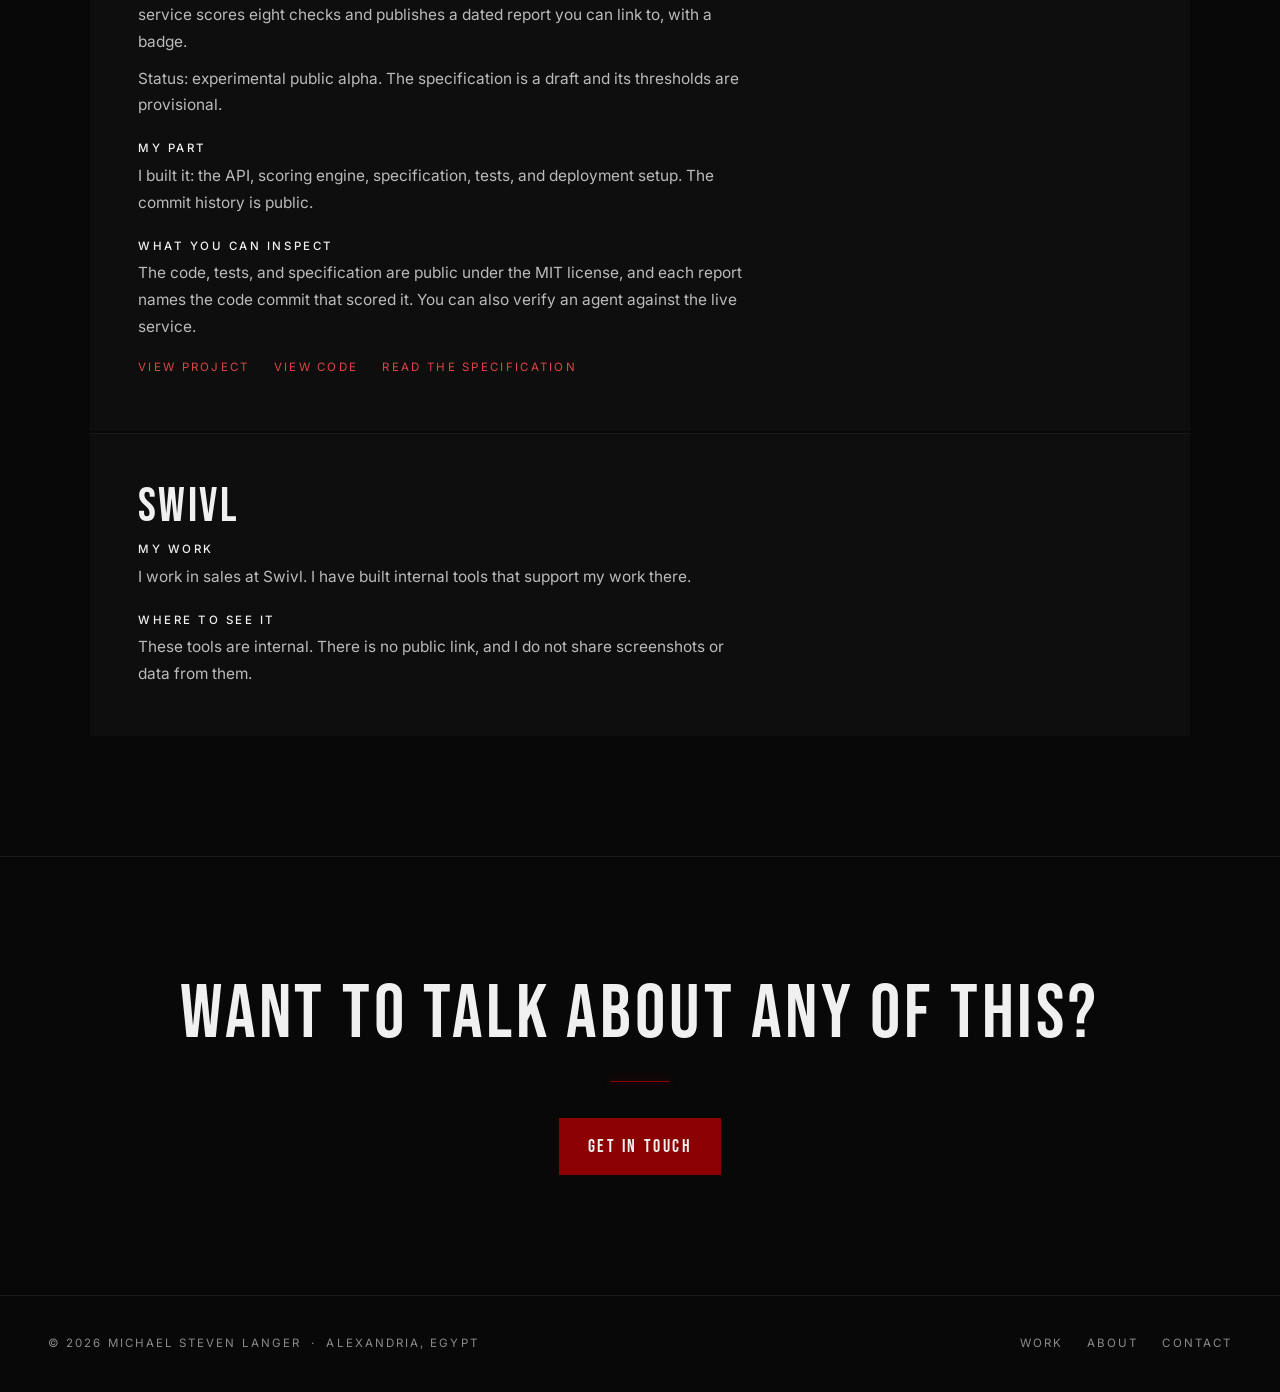
<file: work/index.html>
<!DOCTYPE html>
<html lang="en">
<head>
  <meta charset="UTF-8" />
  <meta http-equiv="Content-Security-Policy" content="default-src 'self'; script-src 'self'; style-src 'self'; img-src 'self'; font-src 'self'; connect-src 'self'; object-src 'none'; base-uri 'self'; form-action 'none'" />
  <meta name="viewport" content="width=device-width, initial-scale=1.0" />
  <title>Work | Michael Steven Langer</title>
  <meta name="description" content="Case studies by Michael Langer on Prompt Duel and Agent Sandbox, with a short note on internal tools at Swivl. The problem, what each one does, my part, and what you can check." />
  <link rel="canonical" href="https://mikeslanger.com/work/" />
  <meta property="og:site_name" content="Michael Steven Langer" />
  <meta property="og:title" content="Work | Michael Steven Langer" />
  <meta property="og:description" content="Case studies by Michael Langer on Prompt Duel and Agent Sandbox, with a short note on internal tools at Swivl. The problem, what each one does, my part, and what you can check." />
  <meta property="og:image" content="https://mikeslanger.com/assets/images/og.jpg" />
  <meta property="og:image:width" content="1200" />
  <meta property="og:image:height" content="630" />
  <meta property="og:image:alt" content="Michael Steven Langer. I work in sales. I build tools that make the work better." />
  <meta property="og:url" content="https://mikeslanger.com/work/" />
  <meta property="og:type" content="website" />
  <meta name="twitter:card" content="summary_large_image" />
  <meta name="twitter:title" content="Work | Michael Steven Langer" />
  <meta name="twitter:description" content="Case studies by Michael Langer on Prompt Duel and Agent Sandbox, with a short note on internal tools at Swivl. The problem, what each one does, my part, and what you can check." />
  <meta name="twitter:image" content="https://mikeslanger.com/assets/images/og.jpg" />
  <meta name="twitter:image:alt" content="Michael Steven Langer. I work in sales. I build tools that make the work better." />
  <meta name="theme-color" content="#080808" />
  <link rel="icon" href="/assets/images/favicon.svg" type="image/svg+xml" />
  <link rel="preload" href="/assets/fonts/bebas-neue-latin-400-normal.woff2" as="font" type="font/woff2" crossorigin />
  <link rel="preload" href="/assets/fonts/inter-latin-400-normal.woff2" as="font" type="font/woff2" crossorigin />
  <link rel="stylesheet" href="/assets/css/site.css" />
  <script src="/assets/js/site.js"></script>
</head>
<body>
  <a class="skip-link" href="#main">Skip to main content</a>

  <header class="site-header">
    <a class="nav-logo" href="/" aria-label="Michael Steven Langer, home">MSL</a>
    <nav aria-label="Main">
      <ul class="nav-links">
        <li><a href="/work/" aria-current="page">Work</a></li>
        <li><a href="/about/">About</a></li>
        <li><a href="/education/">Education</a></li>
        <li><a href="/#contact">Contact</a></li>
      </ul>
    </nav>
  </header>

  <main id="main" tabindex="-1">
    <header class="container page-head">
      <span class="section-label">Work</span>
      <h1 class="page-title">Selected work</h1>
      <div class="divider"></div>
      <p class="lede">Two projects I built: the problem, what each one does, my part, and what you can check. My work at Swivl is internal, so that note stays short.</p>
    </header>

    <section class="section" aria-label="Projects">
      <div class="container">
        <article class="project case" id="prompt-duel" aria-labelledby="prompt-duel-name">
          <div class="project-media">
            <picture>
              <source srcset="/assets/images/prompt-duel-poster.webp" type="image/webp" />
              <img src="/assets/images/prompt-duel-poster.jpg" alt="Prompt Duel poster: a silhouetted man in a suit with a target reticle over his face, above the title." width="720" height="900" loading="lazy" decoding="async" />
            </picture>
          </div>
          <div class="project-body">
            <h2 class="project-name" id="prompt-duel-name">Prompt Duel</h2>
            <p class="project-kind">A voice game against AI opponents</p>
            <dl class="facts">
              <div>
                <dt>The problem</dt>
                <dd>Talking to AI usually means typing a request and reading a reply. Prompt Duel turns that into a contest: what you say is your move.</dd>
              </div>
              <div>
                <dt>What it does</dt>
                <dd>You speak or type your moves against AI opponents who answer in character, and an AI judge scores what you say. Its public description lists three modes: Arena, Interrogation, and Tribunal.</dd>
              </div>
              <div>
                <dt>My part</dt>
                <dd>I designed and built it. Its GitHub profile lists the stack: Groq, ElevenLabs, Firebase, Stripe, and Vercel.</dd>
              </div>
              <div>
                <dt>What you can inspect</dt>
                <dd>The game itself and its public GitHub profile. The source code is private.</dd>
                <dd class="project-links">
                  <a class="project-link" href="https://promptduelai.com" target="_blank" rel="noopener noreferrer">Visit Prompt Duel<span class="sr-only"> (opens in a new tab)</span></a>
                  <a class="project-link" href="https://github.com/prompt-duel-ai" target="_blank" rel="noopener noreferrer">View on GitHub<span class="sr-only">: Prompt Duel</span><span class="sr-only"> (opens in a new tab)</span></a>
                </dd>
              </div>
            </dl>
            <div class="invite" id="playtest-invite">
              <p class="invite-text">Played it, ran into a problem, or want to help test it? A short form takes feedback and playtesting requests.</p>
              <a class="btn btn-ghost" href="https://tally.so/r/o994aM" target="_blank" rel="noopener noreferrer">Share feedback<span class="sr-only"> on Prompt Duel</span><span class="sr-only"> (opens in a new tab)</span></a>
            </div>
          </div>
        </article>

        <article class="project case no-media" id="agent-sandbox" aria-labelledby="agent-sandbox-name">
          <div class="project-body">
            <h2 class="project-name" id="agent-sandbox-name">Agent Sandbox</h2>
            <p class="project-kind">Interoperability checks for AI agents</p>
            <dl class="facts">
              <div>
                <dt>The problem</dt>
                <dd>AI agents are usually tested against the harness they were built with. That can miss what goes wrong with unfamiliar software: reading results out of order, handling a message twice, or treating text in the data as an instruction.</dd>
              </div>
              <div>
                <dt>What it does</dt>
                <dd>An agent runs a short verification against a partner agent the service operates. The service scores eight checks and publishes a dated report you can link to, with a badge.</dd>
                <dd>Status: experimental public alpha. The specification is a draft and its thresholds are provisional.</dd>
              </div>
              <div>
                <dt>My part</dt>
                <dd>I built it: the API, scoring engine, specification, tests, and deployment setup. The commit history is public.</dd>
              </div>
              <div>
                <dt>What you can inspect</dt>
                <dd>The code, tests, and specification are public under the MIT license, and each report names the code commit that scored it. You can also verify an agent against the live service.</dd>
                <dd class="project-links">
                  <a class="project-link" href="https://agent-sandbox-xvx2.onrender.com" target="_blank" rel="noopener noreferrer">View project<span class="sr-only">: Agent Sandbox</span><span class="sr-only"> (opens in a new tab)</span></a>
                  <a class="project-link" href="https://github.com/oldmanmike518-design/agent-sandbox" target="_blank" rel="noopener noreferrer">View code<span class="sr-only">: Agent Sandbox</span><span class="sr-only"> (opens in a new tab)</span></a>
                  <a class="project-link" href="https://github.com/oldmanmike518-design/agent-sandbox/blob/main/docs/INTEROP_SPEC.md" target="_blank" rel="noopener noreferrer">Read the specification<span class="sr-only">: Agent Sandbox</span><span class="sr-only"> (opens in a new tab)</span></a>
                </dd>
              </div>
            </dl>
          </div>
        </article>

        <article class="project no-media" id="swivl" aria-labelledby="swivl-name">
          <div class="project-body">
            <h2 class="project-name" id="swivl-name">Swivl</h2>
            <dl class="facts">
              <div>
                <dt>My work</dt>
                <dd>I work in sales at Swivl. I have built internal tools that support my work there.</dd>
              </div>
              <div>
                <dt>Where to see it</dt>
                <dd>These tools are internal. There is no public link, and I do not share screenshots or data from them.</dd>
              </div>
            </dl>
          </div>
        </article>
      </div>
    </section>

    <section class="section centered" aria-labelledby="work-contact-title">
      <div class="container">
        <h2 class="section-title" id="work-contact-title">Want to talk about any of this?</h2>
        <div class="divider"></div>
        <p class="contact-actions"><a class="btn btn-primary" href="/#contact">Get in touch</a></p>
      </div>
    </section>
  </main>

  <footer class="site-footer">
    <p>&copy; <span id="footer-year">2026</span> Michael Steven Langer &nbsp;·&nbsp; Alexandria, Egypt</p>
    <ul class="footer-links">
      <li><a href="/work/">Work</a></li>
      <li><a href="/about/">About</a></li>
      <li><a href="/#contact">Contact</a></li>
    </ul>
  </footer>

</body>
</html>
</file>
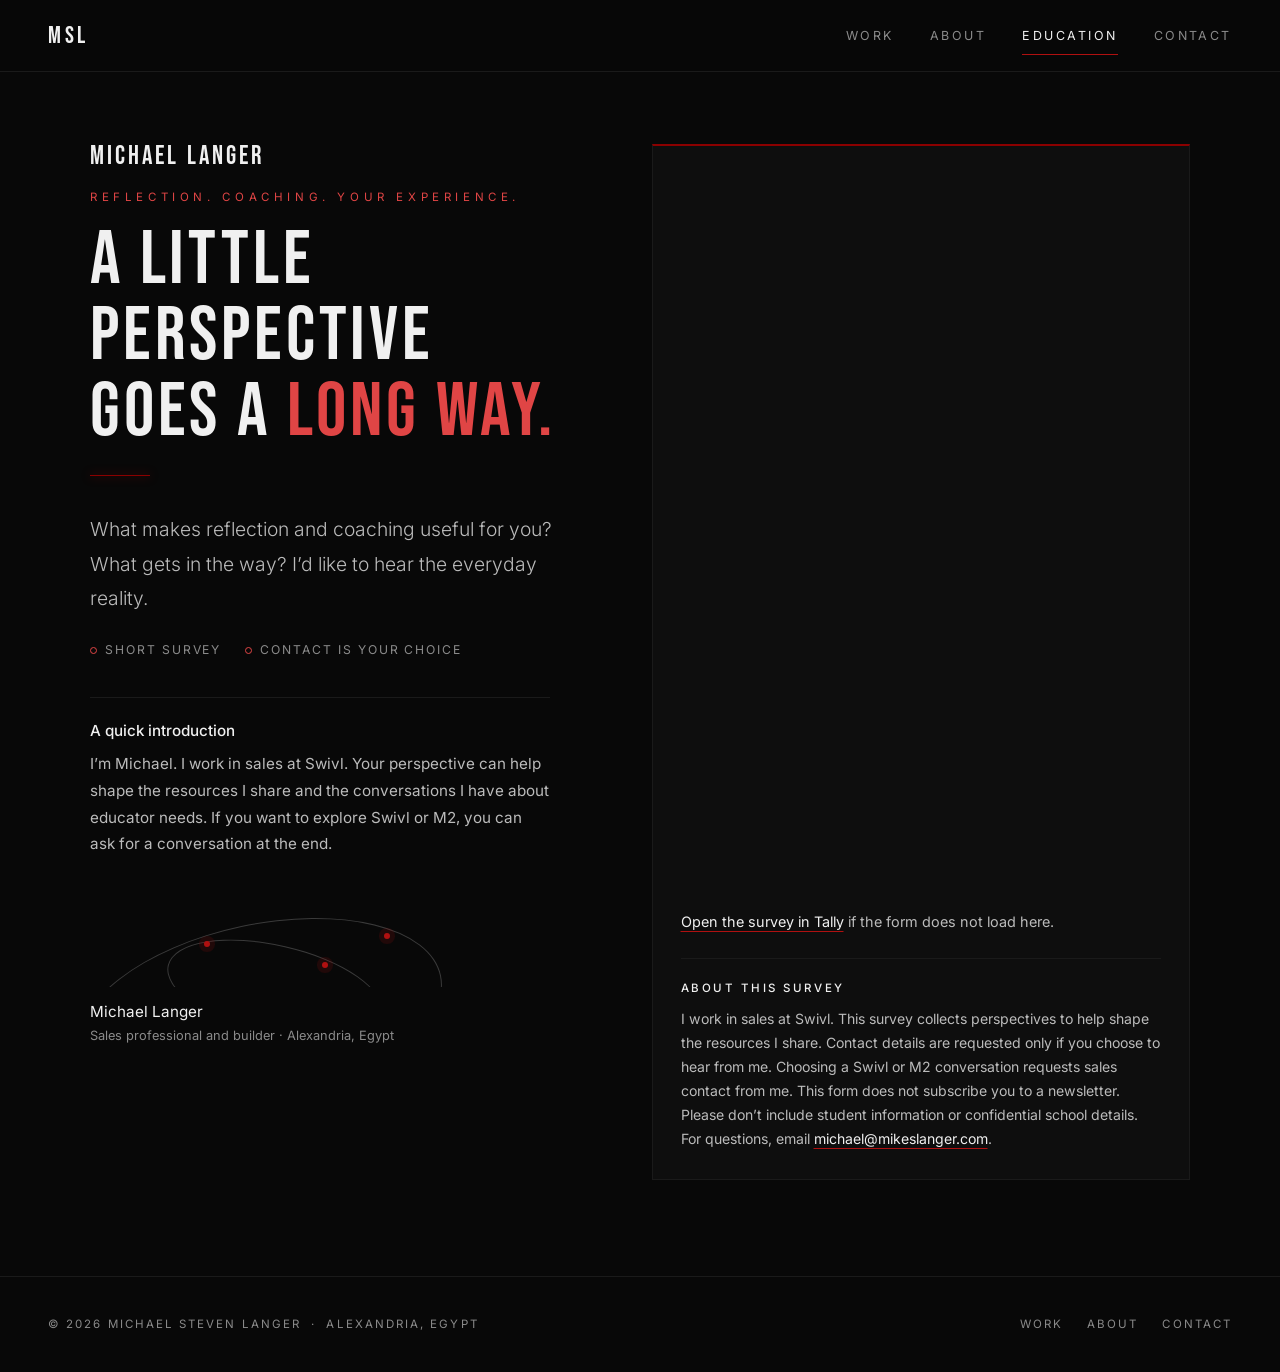
<file: education/share/index.html>
<!DOCTYPE html>
<html lang="en">
<head>
  <meta charset="UTF-8" />
  <meta http-equiv="Content-Security-Policy" content="default-src 'self'; script-src 'self'; style-src 'self'; img-src 'self'; font-src 'self'; connect-src 'self'; frame-src https://tally.so; object-src 'none'; base-uri 'self'; form-action 'none'" />
  <meta name="viewport" content="width=device-width, initial-scale=1.0" />
  <title>A little perspective goes a long way | Michael Langer</title>
  <meta name="description" content="A short survey for teachers, coaches, and school leaders about reflection and coaching. Contact details are requested only if you choose to hear from me." />
  <link rel="canonical" href="https://mikeslanger.com/education/share/" />
  <meta property="og:site_name" content="Michael Steven Langer" />
  <meta property="og:title" content="A little perspective goes a long way | Michael Langer" />
  <meta property="og:description" content="A short survey for teachers, coaches, and school leaders about reflection and coaching. Contact details are requested only if you choose to hear from me." />
  <meta property="og:image" content="https://mikeslanger.com/assets/images/og.jpg" />
  <meta property="og:image:width" content="1200" />
  <meta property="og:image:height" content="630" />
  <meta property="og:image:alt" content="Michael Steven Langer. I work in sales. I build tools that make the work better." />
  <meta property="og:url" content="https://mikeslanger.com/education/share/" />
  <meta property="og:type" content="website" />
  <meta name="twitter:card" content="summary_large_image" />
  <meta name="twitter:title" content="A little perspective goes a long way | Michael Langer" />
  <meta name="twitter:description" content="A short survey for teachers, coaches, and school leaders about reflection and coaching. Contact details are requested only if you choose to hear from me." />
  <meta name="twitter:image" content="https://mikeslanger.com/assets/images/og.jpg" />
  <meta name="twitter:image:alt" content="Michael Steven Langer. I work in sales. I build tools that make the work better." />
  <meta name="theme-color" content="#080808" />
  <link rel="icon" href="/assets/images/favicon.svg" type="image/svg+xml" />
  <link rel="preload" href="/assets/fonts/bebas-neue-latin-400-normal.woff2" as="font" type="font/woff2" crossorigin />
  <link rel="preload" href="/assets/fonts/inter-latin-400-normal.woff2" as="font" type="font/woff2" crossorigin />
  <link rel="stylesheet" href="/assets/css/site.css" />
  <link rel="stylesheet" href="/assets/css/education.css" />
  <script src="/assets/js/site.js"></script>
</head>
<body>
  <a class="skip-link" href="#main">Skip to main content</a>

  <header class="site-header">
    <a class="nav-logo" href="/" aria-label="Michael Steven Langer, home">MSL</a>
    <nav aria-label="Main">
      <ul class="nav-links">
        <li><a href="/work/">Work</a></li>
        <li><a href="/about/">About</a></li>
        <li><a href="/education/" aria-current="page">Education</a></li>
        <li><a href="/#contact">Contact</a></li>
      </ul>
    </nav>
  </header>

  <main id="main" tabindex="-1">
    <div class="container survey-layout">
      <section class="survey-intro" aria-labelledby="survey-title">
        <p class="survey-byline">Michael Langer</p>
        <span class="section-label">Reflection. Coaching. Your experience.</span>
        <h1 class="page-title" id="survey-title">A little perspective goes a <span class="accent">long way.</span></h1>
        <div class="divider"></div>
        <p class="lede">What makes reflection and coaching useful for you? What gets in the way? I’d like to hear the everyday reality.</p>
        <ul class="survey-details">
          <li>Short survey</li>
          <li>Contact is your choice</li>
        </ul>
        <div class="survey-note">
          <h2>A quick introduction</h2>
          <p>I’m Michael. I work in sales at Swivl. Your perspective can help shape the resources I share and the conversations I have about educator needs. If you want to explore Swivl or M2, you can ask for a conversation at the end.</p>
        </div>
        <div class="orbit" aria-hidden="true"><i></i><i></i><i></i></div>
        <p class="signature">Michael Langer<span>Sales professional and builder · Alexandria, Egypt</span></p>
      </section>

      <section class="survey-panel" aria-labelledby="survey-panel-title">
        <h2 class="sr-only" id="survey-panel-title">Survey</h2>
        <iframe class="survey-frame" src="https://tally.so/embed/PRRa4Q?alignLeft=1&amp;hideTitle=1&amp;transparentBackground=1" title="Reflection and coaching survey, a form hosted by Tally"></iframe>
        <p class="survey-fallback"><a class="text-link" href="https://tally.so/r/PRRa4Q" target="_blank" rel="noopener noreferrer">Open the survey in Tally<span class="sr-only"> (opens in a new tab)</span></a> if the form does not load here.</p>
        <div class="survey-about">
          <h2>About this survey</h2>
          <p>I work in sales at Swivl. This survey collects perspectives to help shape the resources I share. Contact details are requested only if you choose to hear from me. Choosing a Swivl or M2 conversation requests sales contact from me. This form does not subscribe you to a newsletter. Please don’t include student information or confidential school details. For questions, email <a class="text-link" href="mailto:michael@mikeslanger.com">michael@mikeslanger.com</a>.</p>
        </div>
      </section>
    </div>
  </main>

  <footer class="site-footer">
    <p>&copy; <span id="footer-year">2026</span> Michael Steven Langer &nbsp;·&nbsp; Alexandria, Egypt</p>
    <ul class="footer-links">
      <li><a href="/work/">Work</a></li>
      <li><a href="/about/">About</a></li>
      <li><a href="/#contact">Contact</a></li>
    </ul>
  </footer>

</body>
</html>
</file>
<file: assets/css/site.css>
/* Shared styles for every page: tokens, fonts, header, footer, sections,
   buttons, project cards, contact. Page specific styles live in home.css
   and about.css. */

/* Fonts are self hosted (latin subset). Licenses are in assets/fonts/. */
@font-face {
  font-family: 'Bebas Neue';
  font-style: normal;
  font-weight: 400;
  font-display: swap;
  src: url('../fonts/bebas-neue-latin-400-normal.woff2') format('woff2');
}
@font-face {
  font-family: 'Inter';
  font-style: normal;
  font-weight: 300;
  font-display: swap;
  src: url('../fonts/inter-latin-300-normal.woff2') format('woff2');
}
@font-face {
  font-family: 'Inter';
  font-style: normal;
  font-weight: 400;
  font-display: swap;
  src: url('../fonts/inter-latin-400-normal.woff2') format('woff2');
}
@font-face {
  font-family: 'Inter';
  font-style: normal;
  font-weight: 500;
  font-display: swap;
  src: url('../fonts/inter-latin-500-normal.woff2') format('woff2');
}

*, *::before, *::after { box-sizing: border-box; margin: 0; padding: 0; }

:root {
  --black: #080808;
  --black-2: #0e0e0e;
  --black-3: #050505;
  --border-subtle: #1a1a1a;
  --border-mid: #2a2a2a;
  --border-contact: #3a3a3a;
  --text: #f0f0f0;
  --text-muted: #bbb;
  --gray: #8a8a8a;
  --red: #8b0000;
  --red-bright: #b01010;
  /* Brighter red for small text on the dark background (4.5:1 or better). */
  --red-text: #e04545;
  --green: #7fce9b;
  --gutter: clamp(20px, 5vw, 48px);
  --nav-h: 72px;
  --measure: 62ch;
  --font-display: 'Bebas Neue', Impact, 'Arial Narrow', sans-serif;
  --font-body: 'Inter', system-ui, -apple-system, 'Segoe UI', Roboto, Arial, sans-serif;
}

html {
  scroll-behavior: smooth;
  scroll-padding-top: calc(var(--nav-h) + 16px);
  -webkit-text-size-adjust: 100%;
}

body {
  background: var(--black);
  color: var(--text);
  font-family: var(--font-body);
  font-weight: 400;
  font-size: 1rem;
  line-height: 1.7;
  overflow-x: hidden;
}

[hidden] { display: none !important; }

main:focus { outline: none; }

img { max-width: 100%; height: auto; }
a { color: inherit; }
ul { list-style: none; }

:focus-visible {
  outline: 2px solid var(--red-text);
  outline-offset: 3px;
  border-radius: 2px;
}

.sr-only {
  position: absolute;
  width: 1px;
  height: 1px;
  margin: -1px;
  overflow: hidden;
  clip: rect(0 0 0 0);
  white-space: nowrap;
  border: 0;
}

.skip-link {
  position: fixed;
  top: 8px;
  left: 8px;
  z-index: 300;
  padding: 10px 16px;
  background: var(--text);
  color: var(--black);
  font-size: 0.85rem;
  text-decoration: none;
  transform: translateY(-200%);
}
.skip-link:focus { transform: none; }

/* HEADER */
.site-header {
  position: fixed;
  top: 0; left: 0; right: 0;
  z-index: 100;
  display: flex;
  justify-content: space-between;
  align-items: center;
  gap: 16px;
  min-height: var(--nav-h);
  padding: 0 var(--gutter);
}
/* The bar background sits on a pseudo element so a backdrop filter never
   creates a containing block for anything inside the header. */
.site-header::before {
  content: '';
  position: absolute;
  inset: 0;
  z-index: -1;
  background: rgba(8, 8, 8, 0.92);
  -webkit-backdrop-filter: blur(12px);
  backdrop-filter: blur(12px);
  border-bottom: 1px solid var(--border-subtle);
  transition: opacity 0.3s;
}
/* On the home page the bar is clear over the hero until the page scrolls. */
.js .home .site-header:not(.scrolled)::before { opacity: 0; }

.nav-logo {
  font-family: var(--font-display);
  font-size: 1.5rem;
  letter-spacing: 0.15em;
  color: var(--text);
  text-decoration: none;
}
.nav-links {
  display: flex;
  gap: clamp(18px, 4vw, 36px);
}
.nav-links a {
  display: inline-block;
  padding: 8px 0;
  color: var(--gray);
  font-size: 0.78rem;
  letter-spacing: 0.2em;
  text-transform: uppercase;
  text-decoration: none;
  border-bottom: 1px solid transparent;
  transition: color 0.3s, border-color 0.3s;
}
.nav-links a:hover { color: var(--text); }
.nav-links a[aria-current="page"] {
  color: var(--text);
  border-bottom-color: var(--red-bright);
}

/* LAYOUT */
.container {
  width: min(100% - 2 * var(--gutter), 1100px);
  margin-inline: auto;
}
.section {
  padding-block: clamp(72px, 10vw, 120px);
}
.section + .section { border-top: 1px solid var(--border-subtle); }
.section-alt { background: var(--black-3); }

.section-label {
  display: block;
  margin-bottom: 16px;
  color: var(--red-text);
  font-size: 0.72rem;
  letter-spacing: 0.4em;
  text-transform: uppercase;
}
.section-title,
.page-title {
  font-family: var(--font-display);
  font-weight: 400;
  font-size: clamp(2.8rem, 6vw, 4.75rem);
  letter-spacing: 0.05em;
  line-height: 1;
  margin-bottom: 28px;
  text-wrap: balance;
}
.divider {
  width: 60px;
  height: 1px;
  margin-bottom: 36px;
  background: var(--red);
  box-shadow: 0 0 10px var(--red);
}
.centered { text-align: center; }
.centered .divider { margin-inline: auto; }

.page-head {
  padding-top: calc(var(--nav-h) + clamp(48px, 8vw, 88px));
  padding-bottom: clamp(24px, 4vw, 40px);
}
/* The first section after a page title sits close to it. */
.page-head + .section { padding-top: clamp(8px, 2vw, 24px); }
.section .lede { margin-bottom: 44px; }
.lede {
  max-width: var(--measure);
  color: var(--text-muted);
  font-size: clamp(1.05rem, 1.6vw, 1.2rem);
  font-weight: 300;
  line-height: 1.8;
}
.prose p {
  max-width: var(--measure);
  margin-bottom: 1.25em;
  color: var(--text-muted);
  font-size: 1.05rem;
  line-height: 1.85;
}
.prose p:last-child { margin-bottom: 0; }
.prose a, .text-link {
  color: var(--text);
  text-decoration: underline;
  text-decoration-color: var(--red-bright);
  text-underline-offset: 4px;
  transition: color 0.3s;
}
.prose a:hover, .text-link:hover { color: var(--red-text); }

/* BUTTONS AND LINKS */
.btn {
  display: inline-flex;
  align-items: center;
  justify-content: center;
  min-height: 46px;
  padding: 12px 28px;
  border: 1px solid transparent;
  font-family: var(--font-display);
  font-size: 1.15rem;
  letter-spacing: 0.14em;
  text-decoration: none;
  transition: background 0.3s, border-color 0.3s, color 0.3s;
}
.btn-primary { background: var(--red); border-color: var(--red); color: var(--text); }
.btn-primary:hover { background: var(--red-bright); border-color: var(--red-bright); }
.btn-ghost { border-color: var(--border-contact); color: var(--text); }
.btn-ghost:hover { border-color: var(--text); }

.project-link {
  display: inline-block;
  padding: 6px 0;
  color: var(--red-text);
  font-size: 0.72rem;
  letter-spacing: 0.2em;
  text-transform: uppercase;
  text-decoration: none;
  transition: color 0.3s;
}
.project-link:hover { color: var(--text); }

/* CARDS (home page featured work) */
.card-grid {
  display: grid;
  grid-template-columns: repeat(3, minmax(0, 1fr));
  gap: 2px;
}
.card {
  position: relative;
  display: flex;
  flex-direction: column;
  padding: 36px 28px;
  background: var(--black-2);
  border-top: 1px solid var(--border-subtle);
  overflow: hidden;
  transition: background 0.3s;
}
.card::before {
  content: '';
  position: absolute;
  top: 0; left: 0; right: 0;
  height: 1px;
  background: var(--red);
  transform: scaleX(0);
  transform-origin: left;
  transition: transform 0.4s ease;
}
.card:hover { background: #111; }
.card:hover::before { transform: scaleX(1); }
.card-name {
  margin-bottom: 12px;
  font-family: var(--font-display);
  font-weight: 400;
  font-size: 2rem;
  letter-spacing: 0.05em;
  line-height: 1.05;
}
.card p {
  margin-bottom: 20px;
  color: var(--text-muted);
  font-size: 0.92rem;
  line-height: 1.75;
}
.card .card-links {
  display: flex;
  flex-wrap: wrap;
  gap: 4px 22px;
  margin: auto 0 0;
}

/* PROJECTS (work page) */
.project {
  display: grid;
  grid-template-columns: minmax(0, 0.8fr) minmax(0, 1.2fr);
  background: var(--black-2);
  border-top: 1px solid var(--border-subtle);
}
.project + .project { margin-top: 2px; }
.project.no-media { grid-template-columns: minmax(0, 1fr); }
.project-media {
  position: relative;
  align-self: start;
  aspect-ratio: 4 / 5; /* the poster's own shape, so it is never cropped */
  background: #000;
  overflow: hidden;
}
.project-media img {
  position: absolute;
  inset: 0;
  width: 100%;
  height: 100%;
  object-fit: cover;
  object-position: center 18%;
  opacity: 0.92;
}
.project-body { padding: clamp(28px, 4vw, 48px); }
.project:not(.no-media) .project-body { align-self: center; }
.project-name {
  margin-bottom: 8px;
  font-family: var(--font-display);
  font-weight: 400;
  font-size: clamp(2.2rem, 4vw, 3rem);
  letter-spacing: 0.05em;
  line-height: 1.05;
}
.facts { display: grid; gap: 20px; }
.facts dt {
  margin-bottom: 4px;
  color: var(--text);
  font-size: 0.72rem;
  font-weight: 500;
  letter-spacing: 0.22em;
  text-transform: uppercase;
}
.facts dd {
  max-width: var(--measure);
  color: var(--text-muted);
  font-size: 0.96rem;
  line-height: 1.75;
}
.facts dd + dd { margin-top: 10px; }
.project-links {
  display: flex;
  flex-wrap: wrap;
  gap: 4px 24px;
  margin-top: 6px;
}
.project-kind {
  margin-bottom: 28px;
  color: var(--gray);
  font-size: 0.76rem;
  letter-spacing: 0.16em;
  text-transform: uppercase;
}
/* Case studies run longer than the poster, so the text starts at the top. */
.project.case .project-body { align-self: start; }

/* INVITATIONS that link to a Tally form */
.invite { margin-top: 36px; }
.invite-text {
  max-width: 46ch;
  margin: 0 auto 16px;
  color: var(--text-muted);
  font-size: 0.96rem;
  line-height: 1.75;
  text-wrap: pretty;
}
.project-body .invite {
  margin-top: 32px;
  padding-top: 24px;
  border-top: 1px solid var(--border-subtle);
}
.project-body .invite-text { max-width: var(--measure); margin-left: 0; }


.more-link { margin-top: 36px; }

/* CONTACT */
.contact-note {
  max-width: 46ch;
  margin: 0 auto 40px;
  color: var(--text-muted);
  font-size: 1.05rem;
  line-height: 1.8;
}
.contact-email {
  display: inline-block;
  padding-bottom: 8px;
  border-bottom: 1px solid var(--border-contact);
  color: var(--text);
  font-family: var(--font-display);
  font-size: clamp(1.5rem, 6.6vw, 3.75rem);
  letter-spacing: 0.03em;
  text-decoration: none;
  overflow-wrap: anywhere;
  transition: color 0.3s, border-color 0.3s;
}
.contact-email:hover { color: var(--red-text); border-color: var(--red); }
.email-s { color: var(--red-text); transition: color 0.3s; }
.contact-email:hover .email-s { color: var(--text); }
.contact-fallback { color: var(--text-muted); font-size: 1.05rem; }
.contact-actions { margin-top: 36px; }
.social-links {
  display: flex;
  flex-wrap: wrap;
  justify-content: center;
  gap: 8px 32px;
  margin-top: 36px;
}
.social-links a {
  display: inline-block;
  padding: 8px 0;
  color: var(--gray);
  font-size: 0.74rem;
  letter-spacing: 0.28em;
  text-transform: uppercase;
  text-decoration: none;
  white-space: nowrap;
  transition: color 0.3s;
}
.social-links a:hover { color: var(--text); }

/* FOOTER */
.site-footer {
  display: flex;
  flex-wrap: wrap;
  justify-content: space-between;
  align-items: center;
  gap: 12px 32px;
  padding: 32px var(--gutter);
  border-top: 1px solid var(--border-subtle);
  color: var(--gray);
  font-size: 0.72rem;
  letter-spacing: 0.18em;
  text-transform: uppercase;
}
.footer-links { display: flex; gap: 24px; }
.footer-links a {
  display: inline-block;
  padding: 6px 0;
  color: var(--gray);
  text-decoration: none;
  transition: color 0.3s;
}
.footer-links a:hover { color: var(--text); }

/* 404 */
.not-found {
  display: flex;
  align-items: center;
  justify-content: center;
  min-height: 100vh;
  min-height: 100dvh;
  padding: calc(var(--nav-h) + 32px) var(--gutter) 64px;
  text-align: center;
}
.not-found .divider { margin-inline: auto; }
.not-found p:not(.section-label) {
  max-width: 44ch;
  margin: 0 auto 32px;
  color: var(--text-muted);
}

/* CURSOR TRAIL (created by site.js) */
.cursor-trail {
  position: fixed;
  top: 0;
  left: 0;
  width: 100vw;
  height: 100vh;
  z-index: 90;
  pointer-events: none;
}

/* SCROLL FADE IN: content is only hidden once JavaScript is running. */
.js .fade-in {
  opacity: 0;
  transform: translateY(24px);
  transition: opacity 0.8s ease, transform 0.8s ease;
}
.js .fade-in.visible { opacity: 1; transform: none; }

/* RESPONSIVE */
@media (max-width: 900px) {
  .card-grid { grid-template-columns: 1fr; }
  .project { grid-template-columns: 1fr; }
  .project-media {
    min-height: 0;
    aspect-ratio: 4 / 5;
    max-height: 520px;
  }
  .project-media img { object-fit: contain; }
}
@media (max-width: 640px) {
  :root { --nav-h: 64px; }
  .nav-logo { font-size: 1.3rem; }
  .nav-links { gap: 18px; }
  .nav-links a { font-size: 0.7rem; letter-spacing: 0.14em; }
  .site-footer { flex-direction: column; align-items: flex-start; }
}

/* Very narrow phones: four header links still fit on one line. */
@media (max-width: 400px) {
  .nav-logo { font-size: 1.2rem; }
  .nav-links { gap: 12px; }
  .nav-links a { font-size: 0.66rem; letter-spacing: 0.08em; }
}

@media (prefers-reduced-motion: reduce) {
  html { scroll-behavior: auto; }
  *, *::before, *::after {
    transition-duration: 0.01ms !important;
    animation-duration: 0.01ms !important;
    animation-iteration-count: 1 !important;
  }
  .js .fade-in { opacity: 1; transform: none; }
}
</file>
<file: assets/css/home.css>
/* Home page: hero with the decorative globe. Loaded after site.css. */

.hero {
  position: relative;
  display: flex;
  align-items: center;
  justify-content: center;
  min-height: 100vh;
  min-height: 100dvh;
  padding: calc(var(--nav-h) + 24px) var(--gutter) 56px;
  overflow: hidden;
}

#globe-canvas {
  position: absolute;
  inset: 0;
  z-index: 0;
  width: 100%;
  height: 100%;
  transform-origin: center center;
  will-change: transform, opacity;
}

/* Shown only if WebGL or the globe script fails. All text stays readable. */
.globe-fallback {
  position: absolute;
  inset: 0;
  z-index: 0;
  display: none;
  align-items: center;
  justify-content: center;
}
.globe-fallback::before {
  content: '';
  width: min(400px, 80vw);
  aspect-ratio: 1;
  border: 1px solid rgba(255, 255, 255, 0.07);
  border-radius: 50%;
}
.no-hero-globe #globe-canvas { display: none; }
.no-hero-globe .globe-fallback { display: flex; }

.hero-content {
  position: relative;
  z-index: 2;
  display: flex;
  flex-direction: column;
  align-items: center;
  max-width: 900px;
  text-align: center;
  /* Keeps text readable where it crosses the globe's lines. */
  text-shadow: 0 0 14px #000, 0 0 28px rgba(0, 0, 0, 0.9);
}

.hero-photo-wrap {
  width: clamp(140px, 24vh, 280px);
  aspect-ratio: 42 / 52;
  margin-bottom: 20px;
}
.hero-photo {
  display: block;
  width: 100%;
  height: 100%;
  object-fit: cover;
  object-position: center top;
  filter: grayscale(100%) contrast(1.1) brightness(0.85);
  /* Soft dissolve on all four edges so the portrait melts into the globe. */
  -webkit-mask-image:
    radial-gradient(ellipse 62% 70% at 50% 42%, #000 45%, rgba(0,0,0,0.55) 70%, rgba(0,0,0,0.15) 90%, transparent 100%),
    linear-gradient(to bottom, transparent 0%, #000 14%, #000 82%, transparent 100%),
    linear-gradient(to right, transparent 0%, #000 16%, #000 84%, transparent 100%);
  -webkit-mask-composite: source-in, source-in;
  mask-image:
    radial-gradient(ellipse 62% 70% at 50% 42%, #000 45%, rgba(0,0,0,0.55) 70%, rgba(0,0,0,0.15) 90%, transparent 100%),
    linear-gradient(to bottom, transparent 0%, #000 14%, #000 82%, transparent 100%),
    linear-gradient(to right, transparent 0%, #000 16%, #000 84%, transparent 100%);
  mask-composite: intersect, intersect;
}

.hero-name {
  font-family: var(--font-display);
  font-weight: 400;
  font-size: clamp(2.6rem, 6.2vw, 5.5rem);
  letter-spacing: 0.08em;
  line-height: 0.95;
}

.hero-badge {
  margin-top: 16px;
  color: #c4c4c4;
  font-size: 0.76rem;
  letter-spacing: 0.2em;
  line-height: 1.7;
  text-transform: uppercase;
}

.hero-hook {
  margin-top: 22px;
  font-family: var(--font-display);
  font-size: clamp(1.9rem, 4.2vw, 3rem);
  letter-spacing: 0.04em;
  line-height: 1.1;
  text-wrap: balance;
  text-shadow: 0 0 60px rgba(160, 0, 0, 0.4);
}

.hero-support {
  max-width: 56ch;
  margin-top: 16px;
  color: var(--text-muted);
  font-size: 1rem;
  font-weight: 300;
  line-height: 1.75;
}

.hero-actions {
  display: flex;
  flex-wrap: wrap;
  justify-content: center;
  gap: 12px;
  margin-top: 28px;
}

.hero-availability {
  margin-top: 22px;
  color: var(--green);
  font-size: 0.7rem;
  letter-spacing: 0.26em;
  text-transform: uppercase;
}
.hero-availability::before {
  content: '';
  display: inline-block;
  width: 6px;
  height: 6px;
  margin-right: 10px;
  border-radius: 50%;
  background: currentColor;
  vertical-align: middle;
}

/* Short screens: tighten spacing so the whole intro stays together. */
@media (max-height: 820px) {
  .hero-hook { margin-top: 14px; font-size: clamp(1.6rem, 3vw, 2.2rem); }
  .hero-support { margin-top: 10px; }
  .hero-actions { margin-top: 20px; }
  .hero-availability { margin-top: 16px; }
}

@media (max-width: 640px) {
  .hero-photo-wrap { width: clamp(130px, 22vh, 170px); margin-bottom: 14px; }
  .hero-name { font-size: 3rem; }
  .hero-badge { font-size: 0.68rem; letter-spacing: 0.14em; }
  .hero-hook { font-size: 1.9rem; }
  .hero-support { font-size: 0.95rem; }
  .hero-actions .btn { padding: 11px 22px; font-size: 1.05rem; }
}

.hero-content .btn { text-shadow: none; }

/* Brief personal context on the home page */
.about-brief .prose { margin-bottom: 28px; }
</file>
<file: assets/css/about.css>
/* About page: interactive travel map and location list. Loaded after site.css. */

.map-section { text-align: center; }
.map-section .prose p { margin-inline: auto; }
.map-section .divider { margin-inline: auto; }

.map-stage {
  position: relative;
  width: 100%;
  max-width: 1280px;
  margin: 32px auto 0;
  overflow: hidden;
}
/* The globe needs JavaScript. Without it the place list below stands alone. */
html:not(.js) .map-stage,
html:not(.js) .map-controls,
html:not(.js) .map-help,
html:not(.js) .map-legend { display: none; }
.no-map .map-stage,
.no-map .map-controls,
.no-map .map-help,
.no-map .map-legend { display: none; }

#map-globe {
  display: block;
  width: 100%;
  height: clamp(420px, 54vw, 660px);
  touch-action: pan-y;
  cursor: grab;
}
#map-globe.dragging { cursor: grabbing; }
#map-globe.over-pin { cursor: pointer; }
#map-globe:focus-visible { outline-offset: -3px; }

.map-fallback-note {
  max-width: var(--measure);
  margin: 32px auto 0;
  padding: 16px 20px;
  border: 1px solid var(--border-mid);
  color: var(--text-muted);
  font-size: 0.95rem;
}

.map-panel {
  position: absolute;
  top: clamp(24px, 5vw, 56px);
  left: clamp(24px, 6vw, 80px);
  z-index: 3;
  max-width: 320px;
  padding: 24px 48px 24px 24px;
  border-left: 1px solid var(--red);
  /* Solid enough behind the text, then fades out past it. */
  background: linear-gradient(to right, rgba(8, 8, 8, 0.9) 0%, rgba(8, 8, 8, 0.78) 72%, rgba(8, 8, 8, 0) 100%);
  text-align: left;
  pointer-events: none;
}
.map-panel-kicker {
  margin-bottom: 12px;
  color: var(--red-text);
  font-size: 0.68rem;
  letter-spacing: 0.28em;
  text-transform: uppercase;
}
.map-panel-title {
  margin-bottom: 12px;
  font-family: var(--font-display);
  font-size: 2rem;
  letter-spacing: 0.06em;
  line-height: 1;
}
.map-panel-text {
  margin-bottom: 18px;
  color: var(--text-muted);
  font-size: 0.85rem;
  line-height: 1.7;
}
.map-metrics { display: flex; flex-wrap: wrap; gap: 22px; }
.map-metric strong {
  display: block;
  font-family: var(--font-display);
  font-size: 1.8rem;
  font-weight: 400;
  line-height: 1;
}
.map-metric span {
  display: block;
  margin-top: 4px;
  color: var(--gray);
  font-size: 0.64rem;
  letter-spacing: 0.18em;
  text-transform: uppercase;
}

.map-label-layer {
  position: absolute;
  inset: 0;
  z-index: 2;
  overflow: hidden;
  pointer-events: none;
}
.map-label {
  position: absolute;
  padding: 6px 9px;
  border: 1px solid rgba(255, 255, 255, 0.14);
  background: rgba(8, 8, 8, 0.8);
  color: var(--text);
  font-size: 0.64rem;
  letter-spacing: 0.16em;
  text-transform: uppercase;
  white-space: nowrap;
  opacity: 0;
  transform: translate(-50%, -130%);
  transition: opacity 0.2s, transform 0.2s;
}
.map-label.visible { opacity: 1; transform: translate(-50%, -150%); }
.map-label.current {
  border-color: rgba(176, 16, 16, 0.8);
  box-shadow: 0 0 24px rgba(139, 0, 0, 0.28);
}
.map-label small {
  display: block;
  margin-top: 3px;
  color: var(--gray);
  font-size: 0.58rem;
  letter-spacing: 0.14em;
}

.map-help {
  max-width: 60ch;
  margin: 20px auto 0;
  color: var(--text-muted);
  font-size: 0.88rem;
  line-height: 1.7;
}
.map-controls {
  display: flex;
  flex-wrap: wrap;
  justify-content: center;
  gap: 10px;
  margin-top: 18px;
}
.map-controls button {
  min-height: 44px;
  padding: 10px 20px;
  background: transparent;
  border: 1px solid var(--border-contact);
  color: var(--text);
  font-family: var(--font-body);
  font-size: 0.74rem;
  letter-spacing: 0.18em;
  text-transform: uppercase;
  cursor: pointer;
  transition: border-color 0.3s, background 0.3s;
}
.map-controls button:hover { border-color: var(--text); }
.map-controls button[aria-pressed="true"] {
  background: var(--red);
  border-color: var(--red);
}
.map-legend {
  display: flex;
  flex-wrap: wrap;
  justify-content: center;
  gap: 8px 24px;
  margin-top: 22px;
  color: var(--gray);
  font-size: 0.68rem;
  letter-spacing: 0.18em;
  text-transform: uppercase;
}
.map-legend span { display: inline-flex; align-items: center; gap: 8px; }
.map-legend span::before {
  content: '';
  width: 8px;
  height: 8px;
  border-radius: 50%;
  background: var(--red-bright);
  box-shadow: 0 0 12px rgba(176, 16, 16, 0.8);
}
.map-legend span + span::before {
  width: 18px;
  height: 1px;
  border-radius: 0;
  background: var(--red);
  box-shadow: none;
}

/* Location list: plain text without JavaScript, buttons with it. */
.locations { margin-top: 56px; text-align: left; }
.locations h3 {
  margin: 28px 0 12px;
  color: var(--gray);
  font-size: 0.72rem;
  font-weight: 500;
  letter-spacing: 0.3em;
  text-transform: uppercase;
}
.locations h3:first-child { margin-top: 0; }
.place-list { display: flex; flex-wrap: wrap; gap: 10px; }
.place-list li,
.place-list button {
  padding: 8px 16px;
  border: 1px solid var(--border-mid);
  color: var(--text-muted);
  font-family: var(--font-body);
  font-size: 0.78rem;
  letter-spacing: 0.14em;
  text-transform: uppercase;
}
.place-list li:has(button) { padding: 0; border: 0; }
.place-list button {
  min-height: 40px;
  background: transparent;
  cursor: pointer;
  transition: border-color 0.3s, color 0.3s;
}
.place-list button:hover { border-color: var(--red); color: var(--text); }
.place-list button[aria-pressed="true"] {
  border-color: var(--red-bright);
  color: var(--text);
}

@media (max-width: 768px) {
  #map-globe { height: clamp(360px, 96vw, 540px); }
  .map-panel {
    position: relative;
    top: auto;
    left: auto;
    max-width: none;
    margin: -12px 20px 8px;
    padding: 20px 0 20px 20px;
    background: rgba(8, 8, 8, 0.72);
  }
  .map-label { font-size: 0.58rem; }
}
</file>
<file: assets/css/education.css>
/* Education pages: the /education/ landing page and the survey at
   /education/share/. Loaded after site.css. */

/* Landing page */
.edu-card { max-width: 720px; }
.edu-card .section-label { margin-bottom: 10px; }
.edu-card .card-links { margin-top: 8px; }
.edu-affiliation { margin-top: 48px; }
.edu-subhead {
  margin-bottom: 10px;
  color: var(--text);
  font-size: 0.78rem;
  font-weight: 500;
  letter-spacing: 0.22em;
  text-transform: uppercase;
}

/* Survey page: introduction beside the form on wide screens */
.survey-layout {
  display: grid;
  grid-template-columns: minmax(0, 1fr) minmax(0, 1.1fr);
  gap: clamp(32px, 6vw, 72px);
  align-items: start;
  padding-top: calc(var(--nav-h) + clamp(40px, 6vw, 72px));
  padding-bottom: clamp(56px, 8vw, 96px);
}

.survey-byline {
  margin-bottom: 18px;
  font-family: var(--font-display);
  font-size: 1.6rem;
  letter-spacing: 0.12em;
  line-height: 1;
}
.survey-intro .page-title { margin-bottom: 24px; }
.survey-intro .accent { color: var(--red-text); }

.survey-details {
  display: flex;
  flex-wrap: wrap;
  gap: 8px 24px;
  margin: 24px 0 36px;
  color: var(--gray);
  font-size: 0.76rem;
  letter-spacing: 0.16em;
  text-transform: uppercase;
}
.survey-details li::before {
  content: '';
  display: inline-block;
  width: 7px;
  height: 7px;
  margin-right: 8px;
  border: 1px solid var(--red-text);
  border-radius: 50%;
  vertical-align: middle;
}

.survey-note {
  max-width: 46ch;
  padding-top: 20px;
  border-top: 1px solid var(--border-subtle);
}
.survey-note h2 {
  margin-bottom: 8px;
  font-size: 0.95rem;
  font-weight: 500;
}
.survey-note p {
  color: var(--text-muted);
  font-size: 0.95rem;
  line-height: 1.75;
}

/* Decorative orbit lines from the design reference */
.orbit {
  position: relative;
  max-width: 400px;
  height: 93px;
  margin: 36px 0 12px;
  overflow: hidden;
}
.orbit::before,
.orbit::after {
  content: '';
  position: absolute;
  border: 1px solid var(--border-contact);
  border-radius: 50%;
}
.orbit::before { width: 370px; height: 180px; left: -15px; top: 30px; transform: rotate(-12deg); }
.orbit::after { width: 220px; height: 90px; left: 75px; top: 51px; transform: rotate(13deg); }
.orbit i {
  position: absolute;
  z-index: 1;
  width: 6px;
  height: 6px;
  border-radius: 50%;
  background: var(--red-bright);
  box-shadow: 0 0 0 5px rgba(176, 16, 16, 0.15);
}
.orbit i:nth-child(1) { left: 114px; top: 47px; }
.orbit i:nth-child(2) { left: 294px; top: 39px; }
.orbit i:nth-child(3) { left: 232px; top: 68px; }

.signature { font-size: 0.95rem; }
.signature span {
  display: block;
  color: var(--gray);
  font-size: 0.8rem;
}

/* Form panel: the Tally embed and a plain link fallback */
.survey-panel {
  padding: clamp(16px, 3vw, 28px);
  background: var(--black-2);
  border: 1px solid var(--border-subtle);
  border-top: 2px solid var(--red);
}
.survey-frame {
  display: block;
  width: 100%;
  height: clamp(560px, 80vh, 880px);
  border: 0;
  background: transparent;
}
.survey-fallback {
  margin-top: 16px;
  color: var(--text-muted);
  font-size: 0.9rem;
}
.survey-about {
  margin-top: 24px;
  padding-top: 20px;
  border-top: 1px solid var(--border-subtle);
}
.survey-about h2 {
  margin-bottom: 8px;
  font-size: 0.72rem;
  font-weight: 500;
  letter-spacing: 0.22em;
  text-transform: uppercase;
}
.survey-about p {
  color: var(--text-muted);
  font-size: 0.88rem;
  line-height: 1.7;
}

@media (max-width: 900px) {
  .survey-layout { grid-template-columns: 1fr; }
  .orbit, .signature { display: none; }
  .survey-details { margin-bottom: 24px; }
}
</file>
